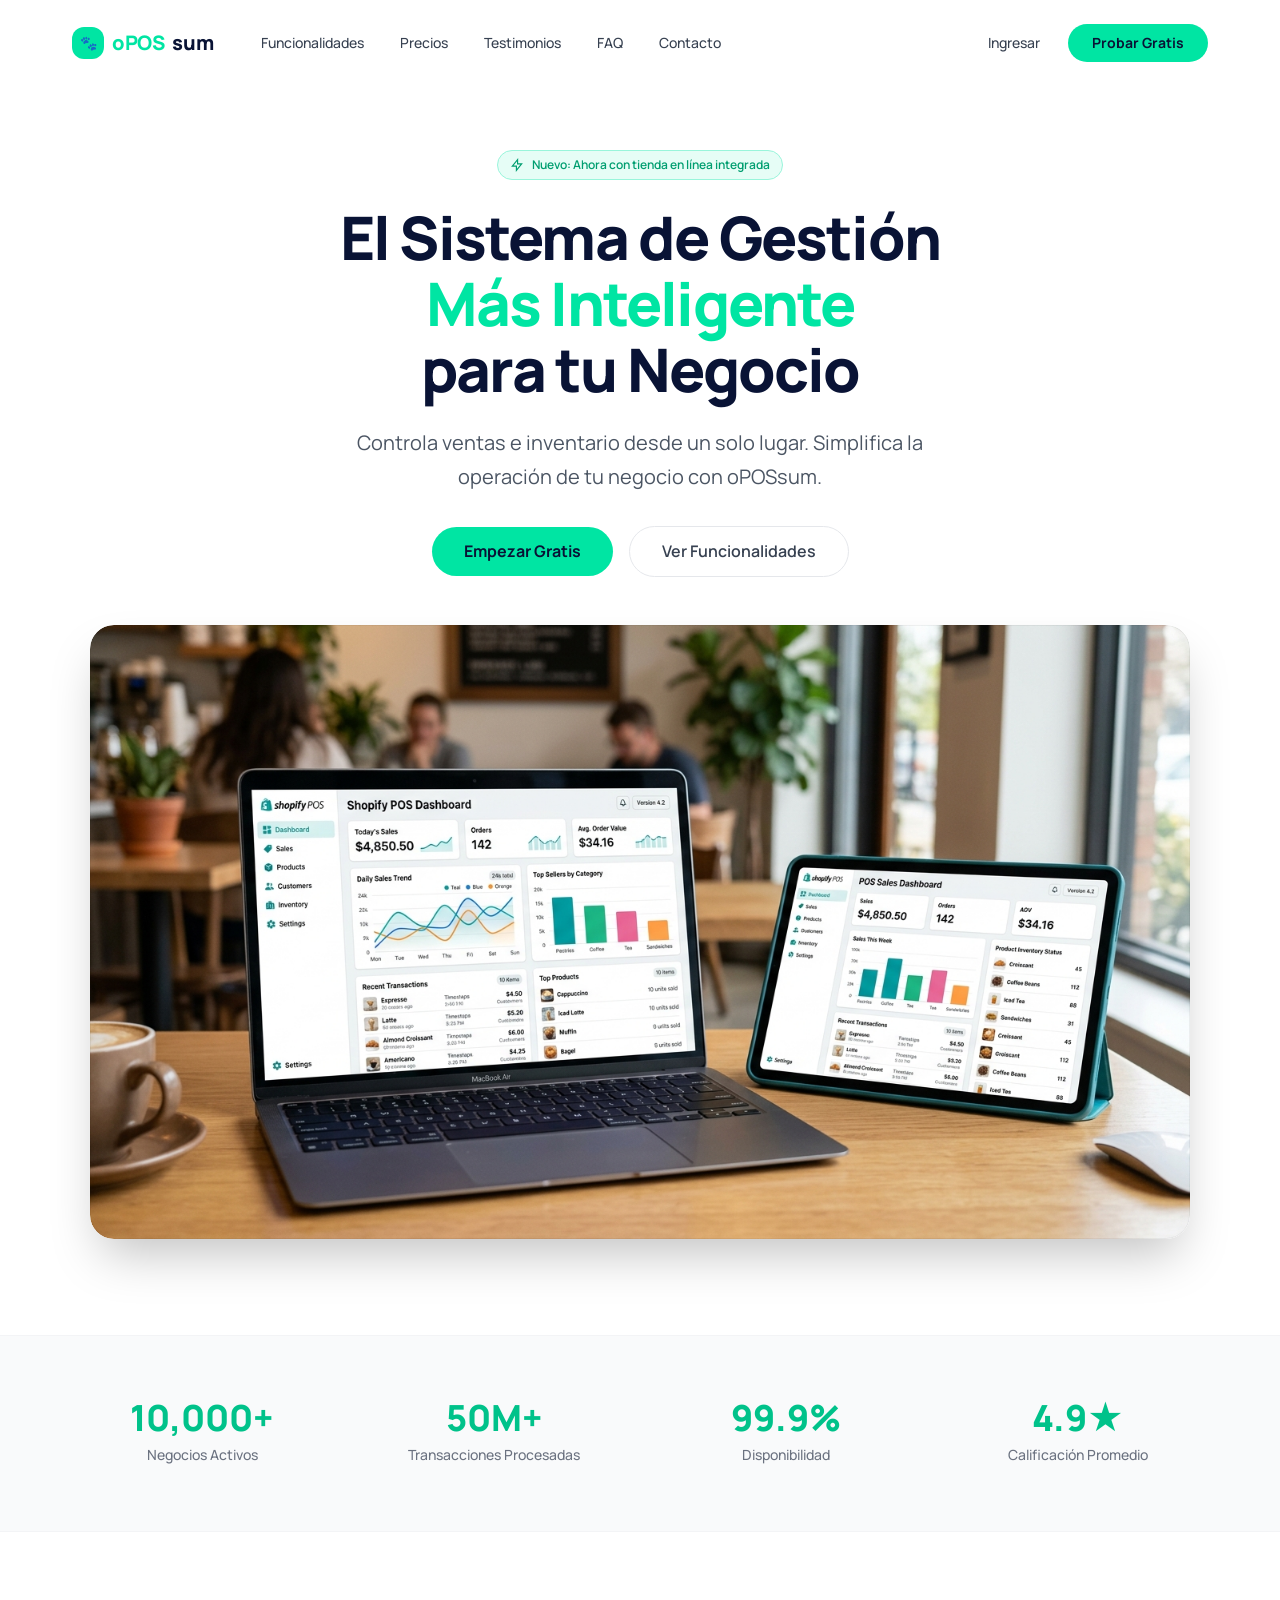
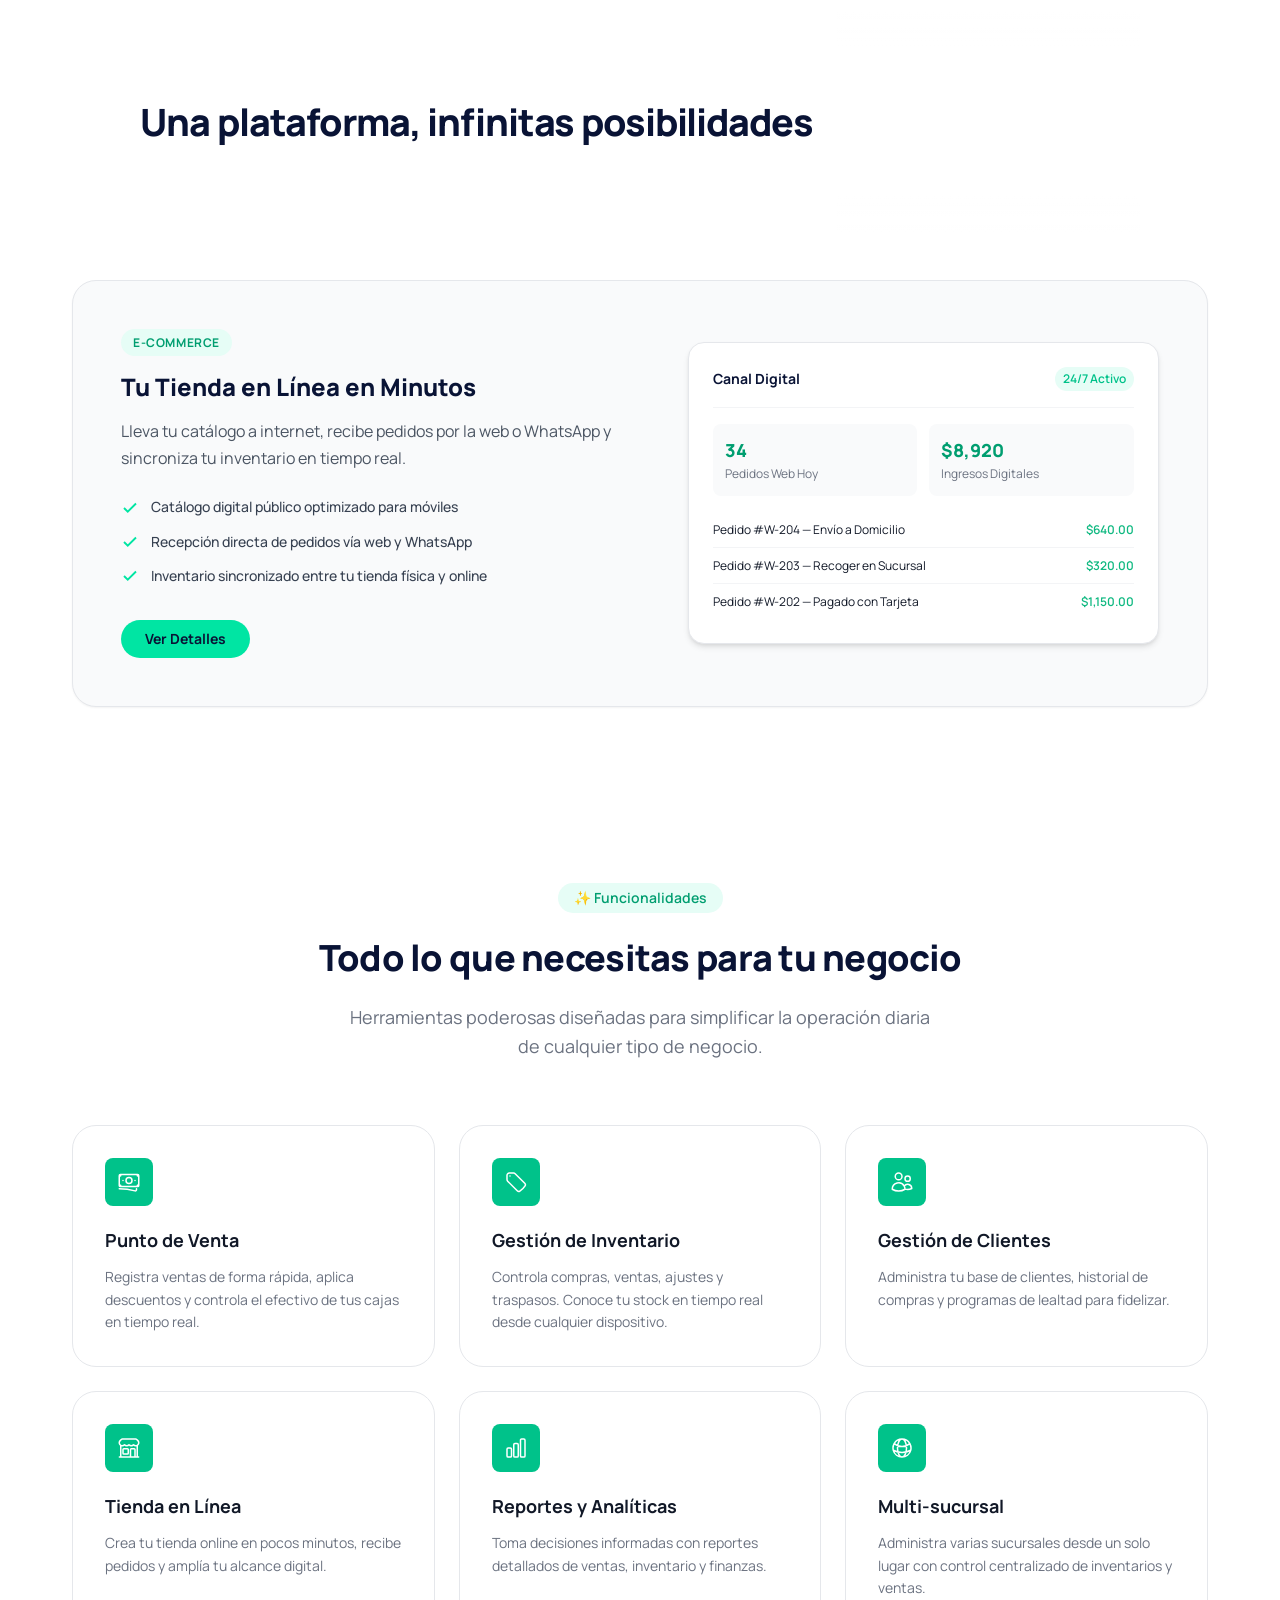
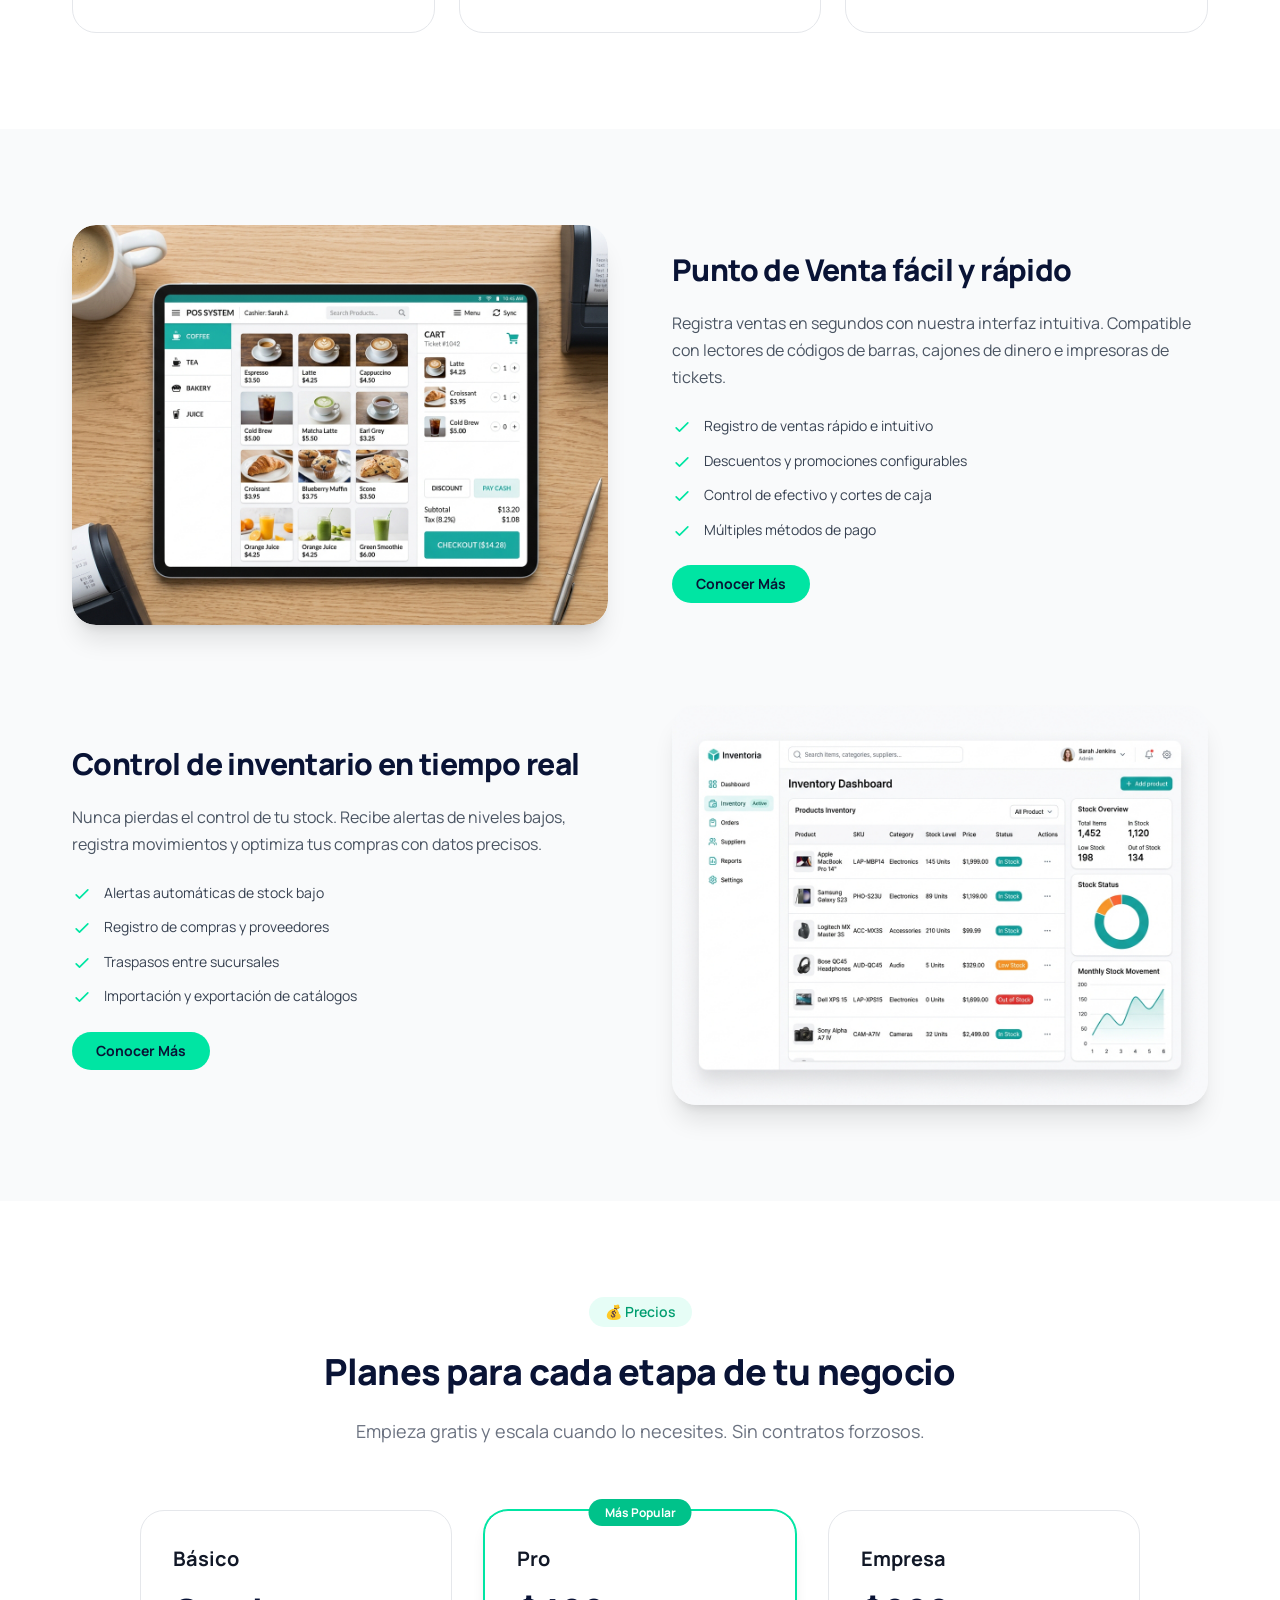
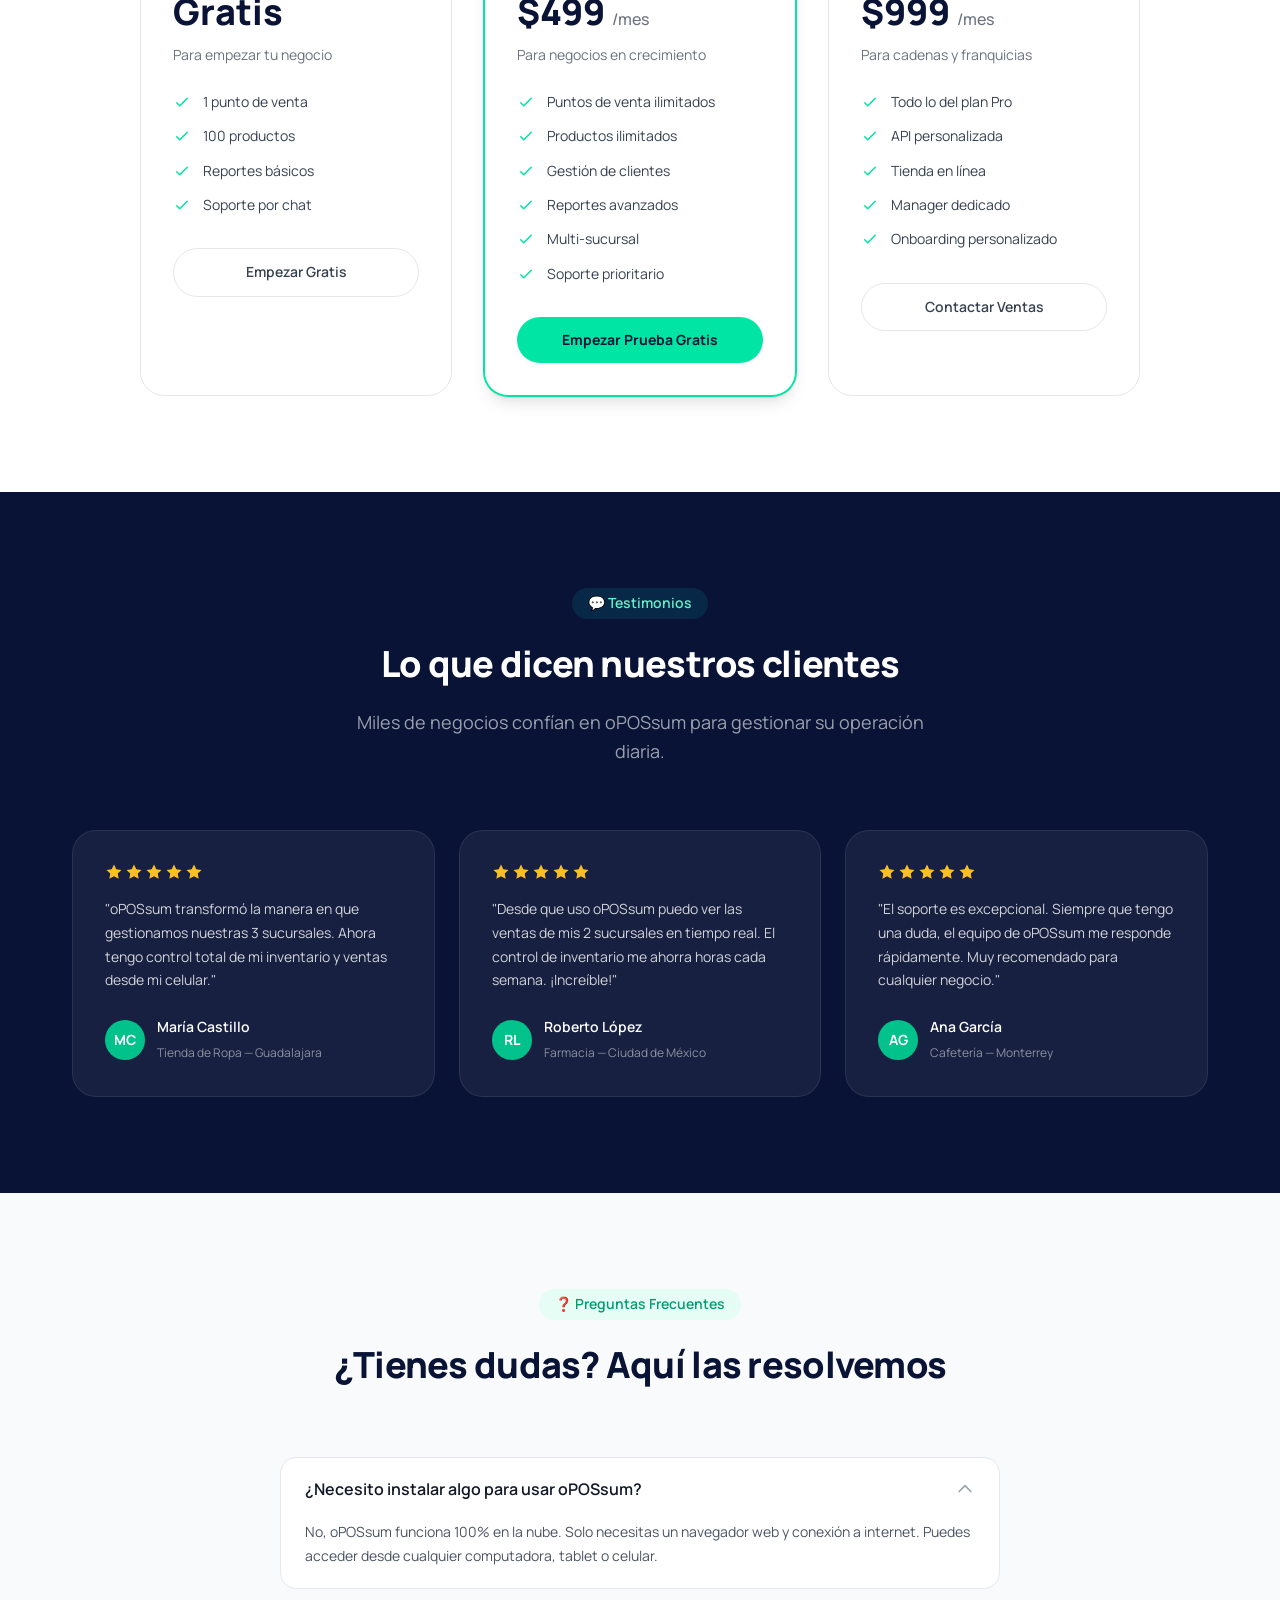
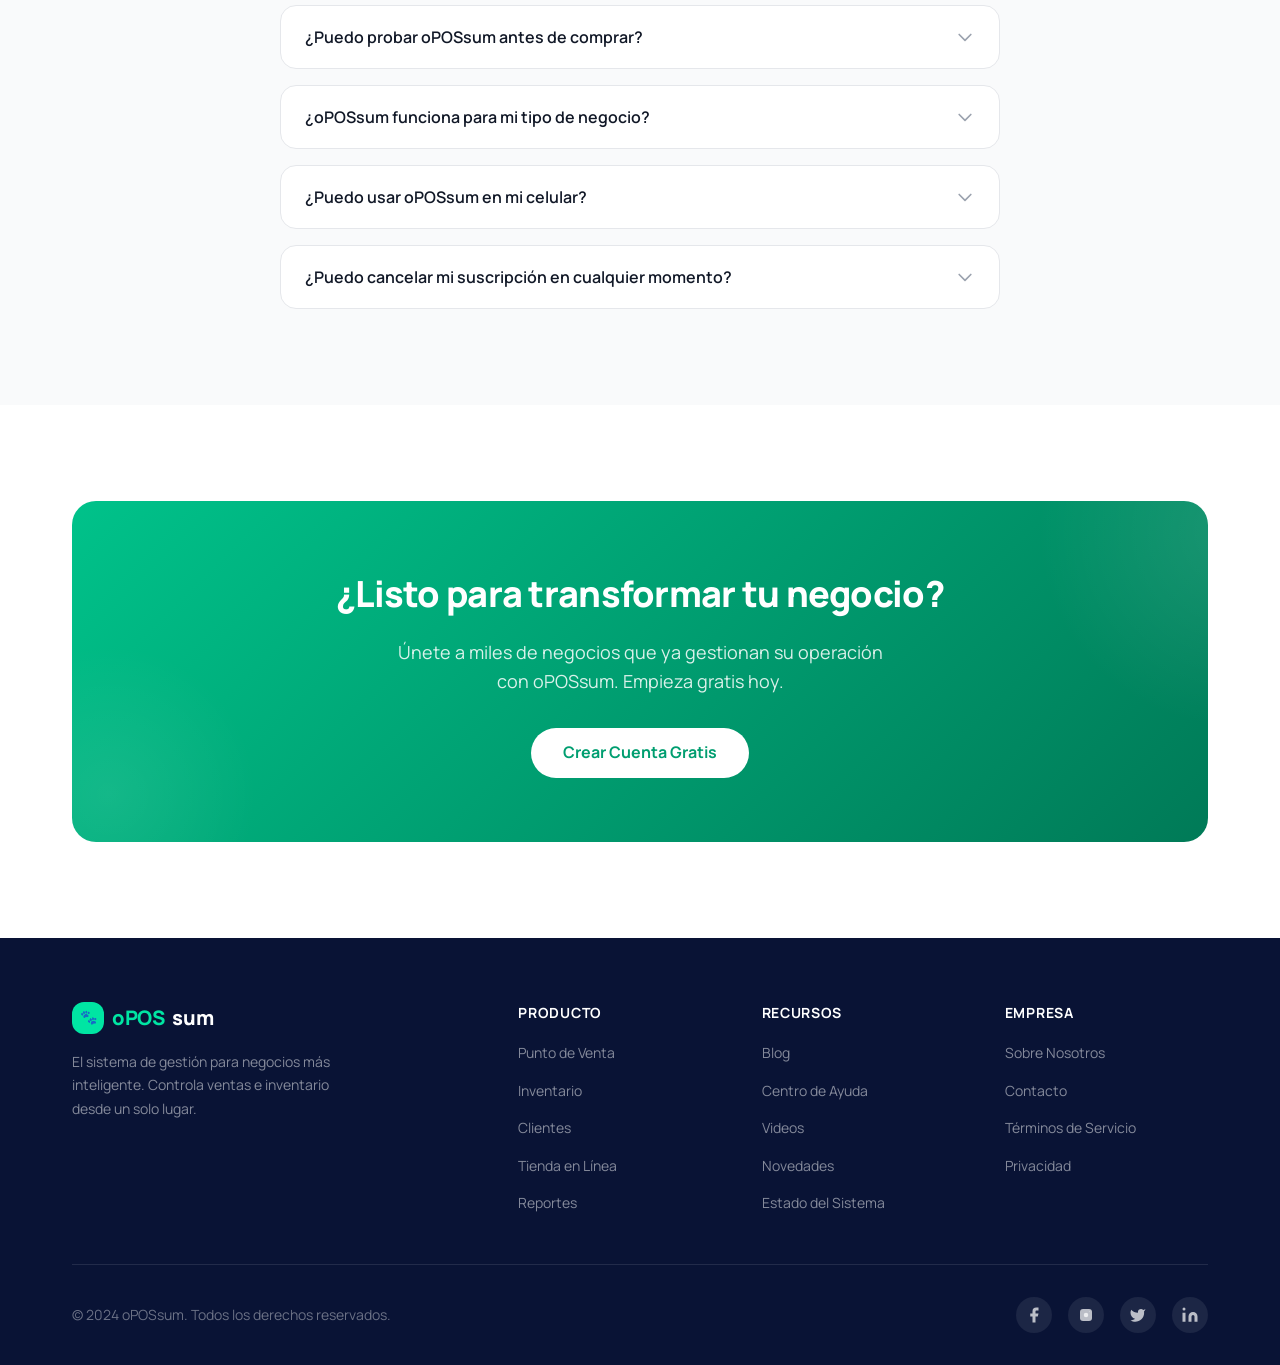
<file: index.html>
<!DOCTYPE html>
<html lang="es" class="h-full scroll-auto">
<head>
  <meta charset="UTF-8">
  <meta name="viewport" content="width=device-width, initial-scale=1.0">
  <title>oPOSsum - El Sistema de Punto de Venta Más Inteligente</title>
  <meta name="description" content="oPOSsum es el sistema de punto de venta más inteligente. Gestiona tu inventario y controla tu negocio desde cualquier lugar.">
  <meta property="og:title" content="oPOSsum - El Sistema de Punto de Venta Más Inteligente">
  <meta property="og:description" content="oPOSsum es el sistema de punto de venta más inteligente. Gestiona tu inventario y controla tu negocio desde cualquier lugar.">
  <meta property="og:type" content="website">
  <meta name="twitter:card" content="summary_large_image">
  <meta name="twitter:title" content="oPOSsum - El Sistema de Punto de Venta Más Inteligente">
  <meta name="twitter:description" content="oPOSsum es el sistema de punto de venta más inteligente. Gestiona tu inventario y controla tu negocio desde cualquier lugar.">
  <meta name="theme-color" content="#00A4AE">

  <!-- Fonts -->
  <link rel="preconnect" href="https://fonts.googleapis.com">
  <link rel="preconnect" href="https://fonts.gstatic.com" crossorigin>
  <link href="https://fonts.googleapis.com/css2?family=Manrope:wght@200;300;400;500;600;700;800;900&display=swap" rel="stylesheet">
  <link href="https://fonts.googleapis.com/css2?family=Inter:wght@200;300;400;500;600;700;800;900&display=swap" rel="stylesheet">

  <!-- Styles -->
  <link rel="stylesheet" href="styles.css">
</head>
<body>

  <!-- ============ HEADER ============ -->
  <header class="header" id="header">
    <div class="container">
      <nav class="navbar">
        <div style="display:flex; align-items:center; gap:2rem;">
          <a href="/" class="logo" aria-label="Inicio">
            <div class="logo-icon">🐾</div>
            <span>oPOS</span>sum
          </a>
          <ul class="nav-links">
            <li><a href="#funcionalidades" class="nav-link">Funcionalidades</a></li>
            <li><a href="#precios" class="nav-link">Precios</a></li>
            <li><a href="#testimonios" class="nav-link">Testimonios</a></li>
            <li><a href="#faq" class="nav-link">FAQ</a></li>
            <li><a href="#contacto" class="nav-link">Contacto</a></li>
          </ul>
        </div>
        <div class="nav-actions">
          <a href="app/auth.html" class="btn-login">Ingresar</a>
          <a href="app/auth.html" class="btn-primary" id="cta-header">Probar Gratis</a>
          <button class="mobile-toggle" id="mobile-toggle" aria-label="Menú">
            <svg fill="none" stroke-width="2" stroke-linecap="round" viewBox="0 0 24 24">
              <path d="M3 6h18M3 12h18M3 18h18" class="hamburger-lines"/>
            </svg>
          </button>
        </div>
      </nav>
    </div>

    <!-- Mobile Menu -->
    <div class="mobile-menu" id="mobile-menu">
      <a href="#funcionalidades" class="nav-link">Funcionalidades</a>
      <a href="#precios" class="nav-link">Precios</a>
      <a href="#testimonios" class="nav-link">Testimonios</a>
      <a href="#faq" class="nav-link">FAQ</a>
      <a href="#contacto" class="nav-link">Contacto</a>
      <a href="app/auth.html" class="btn-primary btn-large">Probar Gratis</a>
    </div>
  </header>

  <main>
    <!-- ============ HERO ============ -->
    <section class="hero" id="hero">
      <div class="container">
        <div class="hero-badge">
          <svg viewBox="0 0 24 24" fill="none" stroke="currentColor" stroke-width="2">
            <path d="M13 10V3L4 14h7v7l9-11h-7z"/>
          </svg>
          Nuevo: Ahora con tienda en línea integrada
        </div>

        <h1>
          El Sistema de Gestión<br>
          <span class="highlight">Más Inteligente</span><br>
          para tu Negocio
        </h1>

        <p>
          Controla ventas e inventario desde un solo lugar. 
          Simplifica la operación de tu negocio con oPOSsum.
        </p>

        <div class="hero-buttons">
          <a href="app/auth.html" class="btn-primary btn-large pulse-glow" id="cta-hero">Empezar Gratis</a>
          <a href="#funcionalidades" class="btn-secondary btn-large" id="cta-demo">Ver Funcionalidades</a>
        </div>

        <div class="hero-image">
          <img src="images/hero-dashboard.jpg" 
               alt="Dashboard del sistema oPOSsum mostrando ventas, inventario y reportes"
               width="1100" height="619"
               loading="eager">
        </div>
      </div>
    </section>

    <!-- ============ SOCIAL PROOF ============ -->
    <section class="social-proof" id="social-proof">
      <div class="container">
        <div class="stats-grid">
          <div class="stat-item animate-on-scroll">
            <div class="stat-number">10,000+</div>
            <div class="stat-label">Negocios Activos</div>
          </div>
          <div class="stat-item animate-on-scroll">
            <div class="stat-number">50M+</div>
            <div class="stat-label">Transacciones Procesadas</div>
          </div>
          <div class="stat-item animate-on-scroll">
            <div class="stat-number">99.9%</div>
            <div class="stat-label">Disponibilidad</div>
          </div>
          <div class="stat-item animate-on-scroll">
            <div class="stat-number">4.9★</div>
            <div class="stat-label">Calificación Promedio</div>
          </div>
        </div>
      </div>
    </section>

    <!-- ============ TAMBOR / POSIBILIDADES SECTION ============ -->
    <section class="possibilities-section" id="posibilidades">
      <div class="container">
        <div class="possibilities-header animate-on-scroll">
          <h2 class="possibilities-title">Una plataforma, infinitas posibilidades</h2>

          <!-- Drum Wheel / Tambor -->
          <div class="drum-wrapper" id="drum-wrapper">
            <div class="drum-viewport">
              <div class="drum-mask-top"></div>
              <div class="drum-wheel" id="drum-wheel">
                <div class="drum-item far-top">Finanzas</div>
                <div class="drum-item near-top">Proveedores</div>
                <div class="drum-item active">Ventas</div>
                <div class="drum-item near-bottom">Inventario</div>
                <div class="drum-item far-bottom">Tienda en Línea</div>
              </div>
              <div class="drum-mask-bottom"></div>
            </div>
          </div>
        </div>

        <!-- Dynamic card updated based on active drum item -->
        <div class="possibilities-card animate-on-scroll" id="possibilities-card">
          <div class="possibilities-card-info">
            <span class="possibilities-badge" id="drum-badge">Módulo</span>
            <h3 id="drum-card-title">Punto de Venta y Cobros</h3>
            <p id="drum-card-desc">Registra ventas al instante, cobra con cualquier método de pago y agiliza la atención a tus clientes.</p>
            <ul class="possibilities-feature-list" id="drum-card-list">
              <li>
                <svg viewBox="0 0 24 24" fill="none" stroke="currentColor" stroke-width="2.5"><path d="M20 6L9 17l-5-5"/></svg>
                Cobros rápidos en segundos
              </li>
              <li>
                <svg viewBox="0 0 24 24" fill="none" stroke="currentColor" stroke-width="2.5"><path d="M20 6L9 17l-5-5"/></svg>
                Control de efectivo y arqueo de caja
              </li>
              <li>
                <svg viewBox="0 0 24 24" fill="none" stroke="currentColor" stroke-width="2.5"><path d="M20 6L9 17l-5-5"/></svg>
                Múltiples métodos de pago (efectivo, tarjeta, transferencias)
              </li>
            </ul>
            <a href="#funcionalidades" class="btn-primary">Ver Detalles</a>
          </div>

          <div class="possibilities-mockup" id="drum-card-mockup">
            <div class="mockup-header">
              <span class="mockup-title" id="mockup-header-title">Panel de Operaciones</span>
              <span class="mockup-pill" id="mockup-header-status">En Vivo</span>
            </div>
            <div class="mockup-stats-row" id="mockup-stats">
              <div class="mockup-stat-box">
                <div class="num" id="mockup-stat-1-val">$14,850</div>
                <div class="lbl" id="mockup-stat-1-lbl">Ventas del Día</div>
              </div>
              <div class="mockup-stat-box">
                <div class="num" id="mockup-stat-2-val">89</div>
                <div class="lbl" id="mockup-stat-2-lbl">Tickets Cobrados</div>
              </div>
            </div>
            <div class="mockup-list" id="mockup-items">
              <div class="mockup-list-item">
                <span>Ticket #1042 — Mostrador</span>
                <span class="mockup-tag-green">+$450.00</span>
              </div>
              <div class="mockup-list-item">
                <span>Ticket #1041 — Tarjeta Débito</span>
                <span class="mockup-tag-green">+$1,280.00</span>
              </div>
              <div class="mockup-list-item">
                <span>Ticket #1040 — Transferencia</span>
                <span class="mockup-tag-green">+$790.00</span>
              </div>
            </div>
          </div>
        </div>
      </div>
    </section>

    <!-- ============ FEATURES GRID ============ -->
    <section class="features" id="funcionalidades">
      <div class="container">
        <div class="section-header animate-on-scroll">
          <div class="section-tag">✨ Funcionalidades</div>
          <h2 class="section-title">Todo lo que necesitas para tu negocio</h2>
          <p class="section-subtitle">
            Herramientas poderosas diseñadas para simplificar la operación diaria de cualquier tipo de negocio.
          </p>
        </div>

        <div class="features-grid stagger-children">
          <!-- Feature 1: Punto de Venta -->
          <div class="feature-card animate-on-scroll" id="feature-pos">
            <div class="feature-icon">
              <svg viewBox="0 0 24 24" stroke-linecap="round" stroke-linejoin="round">
                <path d="M2.25 18.75a60.07 60.07 0 0115.797 2.101c.727.198 1.453-.342 1.453-1.096V18.75M3.75 4.5v.75A.75.75 0 013 6h-.75m0 0v-.375c0-.621.504-1.125 1.125-1.125H20.25M2.25 6v9m18-10.5v.75c0 .414.336.75.75.75h.75m-1.5-1.5h.375c.621 0 1.125.504 1.125 1.125v9.75c0 .621-.504 1.125-1.125 1.125h-.375m1.5-1.5H21a.75.75 0 00-.75.75v.75m0 0H3.75m0 0h-.375a1.125 1.125 0 01-1.125-1.125V15m1.5 1.5v-.75A.75.75 0 003 15h-.75M15 10.5a3 3 0 11-6 0 3 3 0 016 0zm3 0h.008v.008H18V10.5zm-12 0h.008v.008H6V10.5z"/>
              </svg>
            </div>
            <h3>Punto de Venta</h3>
            <p>Registra ventas de forma rápida, aplica descuentos y controla el efectivo de tus cajas en tiempo real.</p>
          </div>

          <!-- Feature 2: Inventario -->
          <div class="feature-card animate-on-scroll" id="feature-inventory">
            <div class="feature-icon">
              <svg viewBox="0 0 24 24" stroke-linecap="round" stroke-linejoin="round">
                <path d="M9.568 3H5.25A2.25 2.25 0 003 5.25v4.318c0 .597.237 1.17.659 1.591l9.581 9.581c.699.699 1.78.872 2.607.33a18.095 18.095 0 005.223-5.223c.542-.827.369-1.908-.33-2.607L11.16 3.66A2.25 2.25 0 009.568 3z"/>
                <path d="M6 6h.008v.008H6V6z"/>
              </svg>
            </div>
            <h3>Gestión de Inventario</h3>
            <p>Controla compras, ventas, ajustes y traspasos. Conoce tu stock en tiempo real desde cualquier dispositivo.</p>
          </div>

          <!-- Feature 3: Clientes -->
          <div class="feature-card animate-on-scroll" id="feature-clients">
            <div class="feature-icon">
              <svg viewBox="0 0 24 24" stroke-linecap="round" stroke-linejoin="round">
                <path d="M15 19.128a9.38 9.38 0 002.625.372 9.337 9.337 0 004.121-.952 4.125 4.125 0 00-7.533-2.493M15 19.128v-.003c0-1.113-.285-2.16-.786-3.07M15 19.128v.106A12.318 12.318 0 018.624 21c-2.331 0-4.512-.645-6.374-1.766l-.001-.109a6.375 6.375 0 0111.964-3.07M12 6.375a3.375 3.375 0 11-6.75 0 3.375 3.375 0 016.75 0zm8.25 2.25a2.625 2.625 0 11-5.25 0 2.625 2.625 0 015.25 0z"/>
              </svg>
            </div>
            <h3>Gestión de Clientes</h3>
            <p>Administra tu base de clientes, historial de compras y programas de lealtad para fidelizar.</p>
          </div>

          <!-- Feature 4: Tienda en Línea -->
          <div class="feature-card animate-on-scroll" id="feature-store">
            <div class="feature-icon">
              <svg viewBox="0 0 24 24" stroke-linecap="round" stroke-linejoin="round">
                <path d="M13.5 21v-7.5a.75.75 0 01.75-.75h3a.75.75 0 01.75.75V21m-4.5 0H2.36m11.14 0H18m0 0h3.64m-1.39 0V9.349m-16.5 11.65V9.35m0 0a3.001 3.001 0 003.75-.615A2.993 2.993 0 009.75 9.75c.896 0 1.7-.393 2.25-1.016a2.993 2.993 0 002.25 1.016c.896 0 1.7-.393 2.25-1.016a3.001 3.001 0 003.75.614m-16.5 0a3.004 3.004 0 01-.621-4.72L4.318 3.44A1.5 1.5 0 015.378 3h13.243a1.5 1.5 0 011.06.44l1.19 1.189a3 3 0 01-.621 4.72m-13.5 8.65h3.75a.75.75 0 00.75-.75V13.5a.75.75 0 00-.75-.75H6.75a.75.75 0 00-.75.75v3.75c0 .415.336.75.75.75z"/>
              </svg>
            </div>
            <h3>Tienda en Línea</h3>
            <p>Crea tu tienda online en pocos minutos, recibe pedidos y amplía tu alcance digital.</p>
          </div>

          <!-- Feature 5: Reportes -->
          <div class="feature-card animate-on-scroll" id="feature-reports">
            <div class="feature-icon">
              <svg viewBox="0 0 24 24" stroke-linecap="round" stroke-linejoin="round">
                <path d="M3 13.125C3 12.504 3.504 12 4.125 12h2.25c.621 0 1.125.504 1.125 1.125v6.75C7.5 20.496 6.996 21 6.375 21h-2.25A1.125 1.125 0 013 19.875v-6.75zM9.75 8.625c0-.621.504-1.125 1.125-1.125h2.25c.621 0 1.125.504 1.125 1.125v11.25c0 .621-.504 1.125-1.125 1.125h-2.25a1.125 1.125 0 01-1.125-1.125V8.625zM16.5 4.125c0-.621.504-1.125 1.125-1.125h2.25C20.496 3 21 3.504 21 4.125v15.75c0 .621-.504 1.125-1.125 1.125h-2.25a1.125 1.125 0 01-1.125-1.125V4.125z"/>
              </svg>
            </div>
            <h3>Reportes y Analíticas</h3>
            <p>Toma decisiones informadas con reportes detallados de ventas, inventario y finanzas.</p>
          </div>

          <!-- Feature 6: Multi-sucursal -->
          <div class="feature-card animate-on-scroll" id="feature-multi">
            <div class="feature-icon">
              <svg viewBox="0 0 24 24" stroke-linecap="round" stroke-linejoin="round">
                <path d="M12 21a9.004 9.004 0 008.716-6.747M12 21a9.004 9.004 0 01-8.716-6.747M12 21c2.485 0 4.5-4.03 4.5-9S14.485 3 12 3m0 18c-2.485 0-4.5-4.03-4.5-9S9.515 3 12 3m0 0a8.997 8.997 0 017.843 4.582M12 3a8.997 8.997 0 00-7.843 4.582m15.686 0A11.953 11.953 0 0112 10.5c-2.998 0-5.74-1.1-7.843-2.918m15.686 0A8.959 8.959 0 0121 12c0 .778-.099 1.533-.284 2.253m0 0A17.919 17.919 0 0112 16.5c-3.162 0-6.133-.815-8.716-2.247m0 0A9.015 9.015 0 013 12c0-1.605.42-3.113 1.157-4.418"/>
              </svg>
            </div>
            <h3>Multi-sucursal</h3>
            <p>Administra varias sucursales desde un solo lugar con control centralizado de inventarios y ventas.</p>
          </div>
        </div>
      </div>
    </section>

    <!-- ============ SHOWCASE SECTIONS ============ -->
    <section class="showcase" id="showcase">
      <div class="container">
        <!-- Showcase 1: Punto de Venta -->
        <div class="showcase-item animate-on-scroll">
          <div class="showcase-image">
            <img src="images/feature-pos.jpg" 
                 alt="Interfaz del punto de venta oPOSsum" 
                 width="600" height="450"
                 loading="lazy">
          </div>
          <div class="showcase-content">
            <h3>Punto de Venta fácil y rápido</h3>
            <p>
              Registra ventas en segundos con nuestra interfaz intuitiva. 
              Compatible con lectores de códigos de barras, cajones de dinero e impresoras de tickets.
            </p>
            <ul class="showcase-list">
              <li>
                <svg viewBox="0 0 24 24" stroke-width="2" stroke-linecap="round" stroke-linejoin="round"><path d="M5 13l4 4L19 7"/></svg>
                Registro de ventas rápido e intuitivo
              </li>
              <li>
                <svg viewBox="0 0 24 24" stroke-width="2" stroke-linecap="round" stroke-linejoin="round"><path d="M5 13l4 4L19 7"/></svg>
                Descuentos y promociones configurables
              </li>
              <li>
                <svg viewBox="0 0 24 24" stroke-width="2" stroke-linecap="round" stroke-linejoin="round"><path d="M5 13l4 4L19 7"/></svg>
                Control de efectivo y cortes de caja
              </li>
              <li>
                <svg viewBox="0 0 24 24" stroke-width="2" stroke-linecap="round" stroke-linejoin="round"><path d="M5 13l4 4L19 7"/></svg>
                Múltiples métodos de pago
              </li>
            </ul>
            <a href="#" class="btn-primary">Conocer Más</a>
          </div>
        </div>

        <!-- Showcase 2: Inventario -->
        <div class="showcase-item reverse animate-on-scroll">
          <div class="showcase-image">
            <img src="images/feature-inventory.jpg" 
                 alt="Sistema de gestión de inventario oPOSsum" 
                 width="600" height="450"
                 loading="lazy">
          </div>
          <div class="showcase-content">
            <h3>Control de inventario en tiempo real</h3>
            <p>
              Nunca pierdas el control de tu stock. Recibe alertas de niveles bajos, 
              registra movimientos y optimiza tus compras con datos precisos.
            </p>
            <ul class="showcase-list">
              <li>
                <svg viewBox="0 0 24 24" stroke-width="2" stroke-linecap="round" stroke-linejoin="round"><path d="M5 13l4 4L19 7"/></svg>
                Alertas automáticas de stock bajo
              </li>
              <li>
                <svg viewBox="0 0 24 24" stroke-width="2" stroke-linecap="round" stroke-linejoin="round"><path d="M5 13l4 4L19 7"/></svg>
                Registro de compras y proveedores
              </li>
              <li>
                <svg viewBox="0 0 24 24" stroke-width="2" stroke-linecap="round" stroke-linejoin="round"><path d="M5 13l4 4L19 7"/></svg>
                Traspasos entre sucursales
              </li>
              <li>
                <svg viewBox="0 0 24 24" stroke-width="2" stroke-linecap="round" stroke-linejoin="round"><path d="M5 13l4 4L19 7"/></svg>
                Importación y exportación de catálogos
              </li>
            </ul>
            <a href="#" class="btn-primary">Conocer Más</a>
          </div>
        </div>


      </div>
    </section>

    <!-- ============ PRICING ============ -->
    <section class="pricing" id="precios">
      <div class="container">
        <div class="section-header animate-on-scroll">
          <div class="section-tag">💰 Precios</div>
          <h2 class="section-title">Planes para cada etapa de tu negocio</h2>
          <p class="section-subtitle">
            Empieza gratis y escala cuando lo necesites. Sin contratos forzosos.
          </p>
        </div>

        <div class="pricing-cards">
          <!-- Plan Básico -->
          <div class="pricing-card animate-on-scroll" id="plan-basico">
            <h3>Básico</h3>
            <div class="price">Gratis</div>
            <p class="price-desc">Para empezar tu negocio</p>
            <ul class="pricing-features">
              <li>
                <svg viewBox="0 0 24 24" stroke-width="2" stroke-linecap="round" stroke-linejoin="round"><path d="M5 13l4 4L19 7"/></svg>
                1 punto de venta
              </li>
              <li>
                <svg viewBox="0 0 24 24" stroke-width="2" stroke-linecap="round" stroke-linejoin="round"><path d="M5 13l4 4L19 7"/></svg>
                100 productos
              </li>
              <li>
                <svg viewBox="0 0 24 24" stroke-width="2" stroke-linecap="round" stroke-linejoin="round"><path d="M5 13l4 4L19 7"/></svg>
                Reportes básicos
              </li>
              <li>
                <svg viewBox="0 0 24 24" stroke-width="2" stroke-linecap="round" stroke-linejoin="round"><path d="M5 13l4 4L19 7"/></svg>
                Soporte por chat
              </li>
            </ul>
            <a href="#" class="btn-secondary" style="width:100%;">Empezar Gratis</a>
          </div>

          <!-- Plan Pro -->
          <div class="pricing-card featured animate-on-scroll" id="plan-pro">
            <h3>Pro</h3>
            <div class="price">$499 <span>/mes</span></div>
            <p class="price-desc">Para negocios en crecimiento</p>
            <ul class="pricing-features">
              <li>
                <svg viewBox="0 0 24 24" stroke-width="2" stroke-linecap="round" stroke-linejoin="round"><path d="M5 13l4 4L19 7"/></svg>
                Puntos de venta ilimitados
              </li>
              <li>
                <svg viewBox="0 0 24 24" stroke-width="2" stroke-linecap="round" stroke-linejoin="round"><path d="M5 13l4 4L19 7"/></svg>
                Productos ilimitados
              </li>
              <li>
                <svg viewBox="0 0 24 24" stroke-width="2" stroke-linecap="round" stroke-linejoin="round"><path d="M5 13l4 4L19 7"/></svg>
                Gestión de clientes
              </li>
              <li>
                <svg viewBox="0 0 24 24" stroke-width="2" stroke-linecap="round" stroke-linejoin="round"><path d="M5 13l4 4L19 7"/></svg>
                Reportes avanzados
              </li>
              <li>
                <svg viewBox="0 0 24 24" stroke-width="2" stroke-linecap="round" stroke-linejoin="round"><path d="M5 13l4 4L19 7"/></svg>
                Multi-sucursal
              </li>
              <li>
                <svg viewBox="0 0 24 24" stroke-width="2" stroke-linecap="round" stroke-linejoin="round"><path d="M5 13l4 4L19 7"/></svg>
                Soporte prioritario
              </li>
            </ul>
            <a href="#" class="btn-primary" style="width:100%;">Empezar Prueba Gratis</a>
          </div>

          <!-- Plan Empresa -->
          <div class="pricing-card animate-on-scroll" id="plan-empresa">
            <h3>Empresa</h3>
            <div class="price">$999 <span>/mes</span></div>
            <p class="price-desc">Para cadenas y franquicias</p>
            <ul class="pricing-features">
              <li>
                <svg viewBox="0 0 24 24" stroke-width="2" stroke-linecap="round" stroke-linejoin="round"><path d="M5 13l4 4L19 7"/></svg>
                Todo lo del plan Pro
              </li>
              <li>
                <svg viewBox="0 0 24 24" stroke-width="2" stroke-linecap="round" stroke-linejoin="round"><path d="M5 13l4 4L19 7"/></svg>
                API personalizada
              </li>
              <li>
                <svg viewBox="0 0 24 24" stroke-width="2" stroke-linecap="round" stroke-linejoin="round"><path d="M5 13l4 4L19 7"/></svg>
                Tienda en línea
              </li>
              <li>
                <svg viewBox="0 0 24 24" stroke-width="2" stroke-linecap="round" stroke-linejoin="round"><path d="M5 13l4 4L19 7"/></svg>
                Manager dedicado
              </li>
              <li>
                <svg viewBox="0 0 24 24" stroke-width="2" stroke-linecap="round" stroke-linejoin="round"><path d="M5 13l4 4L19 7"/></svg>
                Onboarding personalizado
              </li>
            </ul>
            <a href="#" class="btn-secondary" style="width:100%;">Contactar Ventas</a>
          </div>
        </div>
      </div>
    </section>

    <!-- ============ TESTIMONIALS ============ -->
    <section class="testimonials" id="testimonios">
      <div class="container">
        <div class="section-header animate-on-scroll">
          <div class="section-tag">💬 Testimonios</div>
          <h2 class="section-title">Lo que dicen nuestros clientes</h2>
          <p class="section-subtitle">
            Miles de negocios confían en oPOSsum para gestionar su operación diaria.
          </p>
        </div>

        <div class="testimonials-grid stagger-children">
          <div class="testimonial-card animate-on-scroll">
            <div class="testimonial-stars">
              <svg viewBox="0 0 24 24"><path d="M12 2l3.09 6.26L22 9.27l-5 4.87 1.18 6.88L12 17.77l-6.18 3.25L7 14.14 2 9.27l6.91-1.01L12 2z"/></svg>
              <svg viewBox="0 0 24 24"><path d="M12 2l3.09 6.26L22 9.27l-5 4.87 1.18 6.88L12 17.77l-6.18 3.25L7 14.14 2 9.27l6.91-1.01L12 2z"/></svg>
              <svg viewBox="0 0 24 24"><path d="M12 2l3.09 6.26L22 9.27l-5 4.87 1.18 6.88L12 17.77l-6.18 3.25L7 14.14 2 9.27l6.91-1.01L12 2z"/></svg>
              <svg viewBox="0 0 24 24"><path d="M12 2l3.09 6.26L22 9.27l-5 4.87 1.18 6.88L12 17.77l-6.18 3.25L7 14.14 2 9.27l6.91-1.01L12 2z"/></svg>
              <svg viewBox="0 0 24 24"><path d="M12 2l3.09 6.26L22 9.27l-5 4.87 1.18 6.88L12 17.77l-6.18 3.25L7 14.14 2 9.27l6.91-1.01L12 2z"/></svg>
            </div>
            <blockquote>
              "oPOSsum transformó la manera en que gestionamos nuestras 3 sucursales. 
              Ahora tengo control total de mi inventario y ventas desde mi celular."
            </blockquote>
            <div class="testimonial-author">
              <div class="testimonial-avatar">MC</div>
              <div class="testimonial-info">
                <strong>María Castillo</strong>
                <span>Tienda de Ropa — Guadalajara</span>
              </div>
            </div>
          </div>

          <div class="testimonial-card animate-on-scroll">
            <div class="testimonial-stars">
              <svg viewBox="0 0 24 24"><path d="M12 2l3.09 6.26L22 9.27l-5 4.87 1.18 6.88L12 17.77l-6.18 3.25L7 14.14 2 9.27l6.91-1.01L12 2z"/></svg>
              <svg viewBox="0 0 24 24"><path d="M12 2l3.09 6.26L22 9.27l-5 4.87 1.18 6.88L12 17.77l-6.18 3.25L7 14.14 2 9.27l6.91-1.01L12 2z"/></svg>
              <svg viewBox="0 0 24 24"><path d="M12 2l3.09 6.26L22 9.27l-5 4.87 1.18 6.88L12 17.77l-6.18 3.25L7 14.14 2 9.27l6.91-1.01L12 2z"/></svg>
              <svg viewBox="0 0 24 24"><path d="M12 2l3.09 6.26L22 9.27l-5 4.87 1.18 6.88L12 17.77l-6.18 3.25L7 14.14 2 9.27l6.91-1.01L12 2z"/></svg>
              <svg viewBox="0 0 24 24"><path d="M12 2l3.09 6.26L22 9.27l-5 4.87 1.18 6.88L12 17.77l-6.18 3.25L7 14.14 2 9.27l6.91-1.01L12 2z"/></svg>
            </div>
            <blockquote>
              "Desde que uso oPOSsum puedo ver las ventas de mis 2 sucursales en tiempo real. 
              El control de inventario me ahorra horas cada semana. ¡Increíble!"
            </blockquote>
            <div class="testimonial-author">
              <div class="testimonial-avatar">RL</div>
              <div class="testimonial-info">
                <strong>Roberto López</strong>
                <span>Farmacia — Ciudad de México</span>
              </div>
            </div>
          </div>

          <div class="testimonial-card animate-on-scroll">
            <div class="testimonial-stars">
              <svg viewBox="0 0 24 24"><path d="M12 2l3.09 6.26L22 9.27l-5 4.87 1.18 6.88L12 17.77l-6.18 3.25L7 14.14 2 9.27l6.91-1.01L12 2z"/></svg>
              <svg viewBox="0 0 24 24"><path d="M12 2l3.09 6.26L22 9.27l-5 4.87 1.18 6.88L12 17.77l-6.18 3.25L7 14.14 2 9.27l6.91-1.01L12 2z"/></svg>
              <svg viewBox="0 0 24 24"><path d="M12 2l3.09 6.26L22 9.27l-5 4.87 1.18 6.88L12 17.77l-6.18 3.25L7 14.14 2 9.27l6.91-1.01L12 2z"/></svg>
              <svg viewBox="0 0 24 24"><path d="M12 2l3.09 6.26L22 9.27l-5 4.87 1.18 6.88L12 17.77l-6.18 3.25L7 14.14 2 9.27l6.91-1.01L12 2z"/></svg>
              <svg viewBox="0 0 24 24"><path d="M12 2l3.09 6.26L22 9.27l-5 4.87 1.18 6.88L12 17.77l-6.18 3.25L7 14.14 2 9.27l6.91-1.01L12 2z"/></svg>
            </div>
            <blockquote>
              "El soporte es excepcional. Siempre que tengo una duda, el equipo de oPOSsum 
              me responde rápidamente. Muy recomendado para cualquier negocio."
            </blockquote>
            <div class="testimonial-author">
              <div class="testimonial-avatar">AG</div>
              <div class="testimonial-info">
                <strong>Ana García</strong>
                <span>Cafetería — Monterrey</span>
              </div>
            </div>
          </div>
        </div>
      </div>
    </section>

    <!-- ============ FAQ ============ -->
    <section class="faq" id="faq">
      <div class="container">
        <div class="section-header animate-on-scroll">
          <div class="section-tag">❓ Preguntas Frecuentes</div>
          <h2 class="section-title">¿Tienes dudas? Aquí las resolvemos</h2>
        </div>

        <div class="faq-list">
          <div class="faq-item active" id="faq-1">
            <button class="faq-question" aria-expanded="true">
              ¿Necesito instalar algo para usar oPOSsum?
              <svg viewBox="0 0 24 24" stroke-width="2" stroke-linecap="round" stroke-linejoin="round"><path d="M19 9l-7 7-7-7"/></svg>
            </button>
            <div class="faq-answer">
              <p>No, oPOSsum funciona 100% en la nube. Solo necesitas un navegador web y conexión a internet. Puedes acceder desde cualquier computadora, tablet o celular.</p>
            </div>
          </div>

          <div class="faq-item" id="faq-2">
            <button class="faq-question" aria-expanded="false">
              ¿Puedo probar oPOSsum antes de comprar?
              <svg viewBox="0 0 24 24" stroke-width="2" stroke-linecap="round" stroke-linejoin="round"><path d="M19 9l-7 7-7-7"/></svg>
            </button>
            <div class="faq-answer">
              <p>¡Por supuesto! Ofrecemos un plan gratuito para siempre con funciones básicas, y puedes probar el plan Pro durante 14 días sin compromiso ni tarjeta de crédito.</p>
            </div>
          </div>

          <div class="faq-item" id="faq-3">
            <button class="faq-question" aria-expanded="false">
              ¿oPOSsum funciona para mi tipo de negocio?
              <svg viewBox="0 0 24 24" stroke-width="2" stroke-linecap="round" stroke-linejoin="round"><path d="M19 9l-7 7-7-7"/></svg>
            </button>
            <div class="faq-answer">
              <p>Sí. oPOSsum está diseñado para todo tipo de negocio: tiendas de ropa, farmacias, abarrotes, ferreterías, cafeterías, restaurantes, papelerías y mucho más.</p>
            </div>
          </div>

          <div class="faq-item" id="faq-4">
            <button class="faq-question" aria-expanded="false">
              ¿Puedo usar oPOSsum en mi celular?
              <svg viewBox="0 0 24 24" stroke-width="2" stroke-linecap="round" stroke-linejoin="round"><path d="M19 9l-7 7-7-7"/></svg>
            </button>
            <div class="faq-answer">
              <p>Sí, oPOSsum funciona en cualquier dispositivo con navegador web: computadora, tablet o celular. La interfaz se adapta automáticamente al tamaño de tu pantalla.</p>
            </div>
          </div>

          <div class="faq-item" id="faq-5">
            <button class="faq-question" aria-expanded="false">
              ¿Puedo cancelar mi suscripción en cualquier momento?
              <svg viewBox="0 0 24 24" stroke-width="2" stroke-linecap="round" stroke-linejoin="round"><path d="M19 9l-7 7-7-7"/></svg>
            </button>
            <div class="faq-answer">
              <p>Sí, puedes cancelar en cualquier momento sin penalizaciones. No hay contratos forzosos. Tu información permanece disponible para que puedas exportarla.</p>
            </div>
          </div>
        </div>
      </div>
    </section>

    <!-- ============ CTA ============ -->
    <section class="cta" id="contacto">
      <div class="container">
        <div class="cta-inner animate-on-scroll">
          <h2>¿Listo para transformar tu negocio?</h2>
          <p>Únete a miles de negocios que ya gestionan su operación con oPOSsum. Empieza gratis hoy.</p>
          <a href="app/auth.html" class="btn-primary btn-large" id="cta-final">Crear Cuenta Gratis</a>
        </div>
      </div>
    </section>
  </main>

  <!-- ============ FOOTER ============ -->
  <footer class="footer" id="footer">
    <div class="container">
      <div class="footer-grid">
        <div class="footer-brand">
          <div class="logo">
            <div class="logo-icon">🐾</div>
            <span>oPOS</span>sum
          </div>
          <p>El sistema de gestión para negocios más inteligente. Controla ventas e inventario desde un solo lugar.</p>
        </div>

        <div class="footer-col">
          <h4>Producto</h4>
          <ul>
            <li><a href="#">Punto de Venta</a></li>
            <li><a href="#">Inventario</a></li>
            <li><a href="#">Clientes</a></li>
            <li><a href="#">Tienda en Línea</a></li>
            <li><a href="#">Reportes</a></li>
          </ul>
        </div>

        <div class="footer-col">
          <h4>Recursos</h4>
          <ul>
            <li><a href="#">Blog</a></li>
            <li><a href="#">Centro de Ayuda</a></li>
            <li><a href="#">Videos</a></li>
            <li><a href="#">Novedades</a></li>
            <li><a href="#">Estado del Sistema</a></li>
          </ul>
        </div>

        <div class="footer-col">
          <h4>Empresa</h4>
          <ul>
            <li><a href="#">Sobre Nosotros</a></li>
            <li><a href="#">Contacto</a></li>
            <li><a href="#">Términos de Servicio</a></li>
            <li><a href="#">Privacidad</a></li>
          </ul>
        </div>
      </div>

      <div class="footer-bottom">
        <p>&copy; 2024 oPOSsum. Todos los derechos reservados.</p>
        <div class="footer-social">
          <!-- Facebook -->
          <a href="#" aria-label="Facebook">
            <svg viewBox="0 0 24 24"><path d="M18 2h-3a5 5 0 00-5 5v3H7v4h3v8h4v-8h3l1-4h-4V7a1 1 0 011-1h3z"/></svg>
          </a>
          <!-- Instagram -->
          <a href="#" aria-label="Instagram">
            <svg viewBox="0 0 24 24"><path d="M16 4H8a4 4 0 00-4 4v8a4 4 0 004 4h8a4 4 0 004-4V8a4 4 0 00-4-4z"/><circle cx="12" cy="12" r="3"/><circle cx="16.5" cy="7.5" r=".5"/></svg>
          </a>
          <!-- Twitter / X -->
          <a href="#" aria-label="Twitter">
            <svg viewBox="0 0 24 24"><path d="M22 4s-.7 2.1-2 3.4c1.6 10-9.4 17.3-18 11.6 2.2.1 4.4-.6 6-2C3 15.5.5 9.6 3 5c2.2 2.6 5.6 4.1 9 4-.9-4.2 4-6.6 7-3.8 1.1 0 3-1.2 3-1.2z"/></svg>
          </a>
          <!-- LinkedIn -->
          <a href="#" aria-label="LinkedIn">
            <svg viewBox="0 0 24 24"><path d="M16 8a6 6 0 016 6v7h-4v-7a2 2 0 00-2-2 2 2 0 00-2 2v7h-4v-7a6 6 0 016-6zM2 9h4v12H2zM4 6a2 2 0 100-4 2 2 0 000 4z"/></svg>
          </a>
        </div>
      </div>
    </div>
  </footer>

  <!-- ============ JAVASCRIPT ============ -->
  <script>
    // ---- Sticky header background on scroll ----
    const header = document.getElementById('header');
    window.addEventListener('scroll', () => {
      header.classList.toggle('scrolled', window.scrollY > 20);
    });

    // ---- Mobile menu toggle ----
    const mobileToggle = document.getElementById('mobile-toggle');
    const mobileMenu = document.getElementById('mobile-menu');
    mobileToggle.addEventListener('click', () => {
      mobileMenu.classList.toggle('active');
      const isOpen = mobileMenu.classList.contains('active');
      mobileToggle.setAttribute('aria-expanded', isOpen);
    });

    // Close mobile menu on link click
    mobileMenu.querySelectorAll('a').forEach(link => {
      link.addEventListener('click', () => {
        mobileMenu.classList.remove('active');
        mobileToggle.setAttribute('aria-expanded', 'false');
      });
    });

    // ---- FAQ Accordion ----
    document.querySelectorAll('.faq-question').forEach(btn => {
      btn.addEventListener('click', () => {
        const item = btn.parentElement;
        const isActive = item.classList.contains('active');
        
        // Close all
        document.querySelectorAll('.faq-item').forEach(i => {
          i.classList.remove('active');
          i.querySelector('.faq-question').setAttribute('aria-expanded', 'false');
        });
        
        // Open clicked if it wasn't active
        if (!isActive) {
          item.classList.add('active');
          btn.setAttribute('aria-expanded', 'true');
        }
      });
    });

    // ---- Scroll Animations (Intersection Observer) ----
    const observerOptions = {
      threshold: 0.1,
      rootMargin: '0px 0px -50px 0px'
    };

    const observer = new IntersectionObserver((entries) => {
      entries.forEach(entry => {
        if (entry.isIntersecting) {
          entry.target.classList.add('animated');
          observer.unobserve(entry.target);
        }
      });
    }, observerOptions);

    document.querySelectorAll('.animate-on-scroll').forEach(el => {
      observer.observe(el);
    });

    // ---- Smooth scroll for anchor links ----
    document.querySelectorAll('a[href^="#"]').forEach(anchor => {
      anchor.addEventListener('click', function(e) {
        const target = document.querySelector(this.getAttribute('href'));
        if (target) {
          e.preventDefault();
          target.scrollIntoView({ behavior: 'smooth', block: 'start' });
        }
      });
    });

    // ---- Stat counter animation ----
    const animateCounter = (el) => {
      const text = el.textContent;
      const match = text.match(/([\d,.]+)/);
      if (!match) return;
      
      const numStr = match[1].replace(/,/g, '');
      const target = parseFloat(numStr);
      const prefix = text.substring(0, text.indexOf(match[1]));
      const suffix = text.substring(text.indexOf(match[1]) + match[1].length);
      const hasComma = match[1].includes(',');
      const duration = 1500;
      const start = performance.now();
      
      const animate = (now) => {
        const elapsed = now - start;
        const progress = Math.min(elapsed / duration, 1);
        const eased = 1 - Math.pow(1 - progress, 3);
        const current = Math.floor(target * eased);
        
        let display = current.toString();
        if (hasComma) {
          display = current.toLocaleString();
        }
        
        el.textContent = prefix + display + suffix;
        
        if (progress < 1) {
          requestAnimationFrame(animate);
        } else {
          el.textContent = text;
        }
      };
      
      requestAnimationFrame(animate);
    };

    const statsObserver = new IntersectionObserver((entries) => {
      entries.forEach(entry => {
        if (entry.isIntersecting) {
          animateCounter(entry.target);
          statsObserver.unobserve(entry.target);
        }
      });
    }, { threshold: 0.5 });

    document.querySelectorAll('.stat-number').forEach(el => {
      statsObserver.observe(el);
    });

    // ==========================================
    // ---- DRUM (TAMBOR) INFINITE LOOP CONTROLLER ----
    // ==========================================
    const drumData = [
      {
        name: "Ventas",
        badge: "Ventas & Caja",
        title: "Punto de Venta y Cobros Ágiles",
        desc: "Registra ventas en segundos, aplica descuentos, gestiona propinas y cobra con cualquier método de pago.",
        bullets: [
          "Cobros rápidos en segundos con interfaz táctil",
          "Control de efectivo, arqueos y cortes de caja X y Z",
          "Acepta efectivo, tarjetas bancarias, transferencias y vales"
        ],
        mockupHeader: "Panel de Ventas en Vivo",
        mockupStatus: "Caja Abierta",
        stats: [
          { val: "$18,450", lbl: "Ventas del Día" },
          { val: "112", lbl: "Tickets Cobrados" }
        ],
        items: [
          { text: "Ticket #1042 — Mostrador", tag: "+$450.00", tagClass: "mockup-tag-green" },
          { text: "Ticket #1041 — Tarjeta Débito", tag: "+$1,280.00", tagClass: "mockup-tag-green" },
          { text: "Ticket #1040 — Transferencia", tag: "+$790.00", tagClass: "mockup-tag-green" }
        ]
      },
      {
        name: "Inventario",
        badge: "Inventario",
        title: "Gestión Inteligente de Stock",
        desc: "Control total de entradas, salidas, mermas y traspasos. Recibe alertas automáticas antes de quedarte sin producto.",
        bullets: [
          "Alertas de stock mínimo y reposición automática",
          "Trazabilidad por lote, caducidad y número de serie",
          "Traspasos ágiles entre diferentes sucursales y bodegas"
        ],
        mockupHeader: "Control de Almacén",
        mockupStatus: "Stock Óptimo",
        stats: [
          { val: "1,452", lbl: "Productos Activos" },
          { val: "14", lbl: "Por Reabastecer" }
        ],
        items: [
          { text: "Café de Grano Chiapas 1kg", tag: "85 disp.", tagClass: "mockup-tag-blue" },
          { text: "Leche Entera Premium 1L", tag: "12 disp.", tagClass: "mockup-tag-blue" },
          { text: "Vaso Térmico Ecológico 12oz", tag: "340 disp.", tagClass: "mockup-tag-blue" }
        ]
      },
      {
        name: "Tienda en Línea",
        badge: "E-Commerce",
        title: "Tu Tienda en Línea en Minutos",
        desc: "Lleva tu catálogo a internet, recibe pedidos por la web o WhatsApp y sincroniza tu inventario en tiempo real.",
        bullets: [
          "Catálogo digital público optimizado para móviles",
          "Recepción directa de pedidos vía web y WhatsApp",
          "Inventario sincronizado entre tu tienda física y online"
        ],
        mockupHeader: "Canal Digital",
        mockupStatus: "24/7 Activo",
        stats: [
          { val: "34", lbl: "Pedidos Web Hoy" },
          { val: "$8,920", lbl: "Ingresos Digitales" }
        ],
        items: [
          { text: "Pedido #W-204 — Envío a Domicilio", tag: "$640.00", tagClass: "mockup-tag-green" },
          { text: "Pedido #W-203 — Recoger en Sucursal", tag: "$320.00", tagClass: "mockup-tag-green" },
          { text: "Pedido #W-202 — Pagado con Tarjeta", tag: "$1,150.00", tagClass: "mockup-tag-green" }
        ]
      },
      {
        name: "Proveedores",
        badge: "Proveedores",
        title: "Compras y Cuentas por Pagar",
        desc: "Lleva un registro claro de tus proveedores, órdenes de compra, costos de adquisición y fechas de pago.",
        bullets: [
          "Generación rápida de órdenes de compra",
          "Historial detallado de costos y precios por proveedor",
          "Calendario de pagos pendientes para evitar recargos"
        ],
        mockupHeader: "Gestión de Abastecimiento",
        mockupStatus: "Al Día",
        stats: [
          { val: "28", lbl: "Proveedores Activos" },
          { val: "3", lbl: "Órdenes en Tránsito" }
        ],
        items: [
          { text: "Distribuidora La Central — Recibido", tag: "Completado", tagClass: "mockup-tag-green" },
          { text: "Empaques del Norte — En camino", tag: "Tránsito", tagClass: "mockup-tag-blue" },
          { text: "Insumos Express — Por autorizar", tag: "Pendiente", tagClass: "mockup-tag-blue" }
        ]
      },
      {
        name: "Finanzas",
        badge: "Finanzas & Flujo",
        title: "Control de Flujo y Gastos",
        desc: "Monitorea tus ingresos, egresos, gastos operativos y balances diarios para mantener finanzas saludables.",
        bullets: [
          "Registro detallado de gastos y salidas de caja",
          "Balance de ingresos vs gastos en tiempo real",
          "Categorización automática para control financiero"
        ],
        mockupHeader: "Estado de Flujo",
        mockupStatus: "Positivo",
        stats: [
          { val: "$42,600", lbl: "Flujo del Mes" },
          { val: "+18.3%", lbl: "Rentabilidad" }
        ],
        items: [
          { text: "Ingresos por Ventas Semanales", tag: "+$28,400.00", tagClass: "mockup-tag-green" },
          { text: "Pago a Proveedor Insumos", tag: "-$6,200.00", tagClass: "mockup-tag-blue" },
          { text: "Servicios y Operación Local", tag: "-$3,100.00", tagClass: "mockup-tag-blue" }
        ]
      },
      {
        name: "Clientes",
        badge: "Clientes & CRM",
        title: "Fidelización y Base de Clientes",
        desc: "Conoce los hábitos de compra de tus clientes, otorga puntos de lealtad y maneja líneas de crédito personalizadas.",
        bullets: [
          "Historial completo de compras por cliente",
          "Monedero electrónico y programas de puntos",
          "Control de créditos, límites de saldo y cobranza"
        ],
        mockupHeader: "Directorio de Clientes",
        mockupStatus: "CRM Sincronizado",
        stats: [
          { val: "3,890", lbl: "Clientes Registrados" },
          { val: "72%", lbl: "Tasa de Retención" }
        ],
        items: [
          { text: "Carlos Mendoza — Nivel Oro", tag: "340 pts", tagClass: "mockup-tag-blue" },
          { text: "Lucía Fernández — Compra Reciente", tag: "Hoy", tagClass: "mockup-tag-green" },
          { text: "Restaurante El Jardín — Crédito", tag: "Al corriente", tagClass: "mockup-tag-green" }
        ]
      },
      {
        name: "Reportes",
        badge: "Analíticas",
        title: "Reportes y Métricas en Tiempo Real",
        desc: "Toma decisiones con datos precisos. Visualiza tus ganancias, productos estrella y horas pico desde cualquier lugar.",
        bullets: [
          "Reportes de ventas por día, cajero, sucursal o categoría",
          "Cálculo automático de utilidades y margen de ganancia",
          "Exportación a Excel y PDF con un solo clic"
        ],
        mockupHeader: "Métricas del Negocio",
        mockupStatus: "Actualizado",
        stats: [
          { val: "+24.5%", lbl: "Crecimiento Mensual" },
          { val: "38.2%", lbl: "Margen Promedio" }
        ],
        items: [
          { text: "Top 1: Paquete Ejecutivo Desayuno", tag: "410 vendidos", tagClass: "mockup-tag-green" },
          { text: "Top 2: Bebida Especial de la Casa", tag: "325 vendidos", tagClass: "mockup-tag-green" },
          { text: "Hora Pico: 1:30 PM — 3:00 PM", tag: "42 tickets/hr", tagClass: "mockup-tag-blue" }
        ]
      }
    ];

    const drumWheel = document.getElementById('drum-wheel');
    const possibilitiesCard = document.getElementById('possibilities-card');
    const totalItems = drumData.length;
    const itemHeight = 52;
    const viewportHeight = 220;
    const centerOffset = (viewportHeight / 2) - (itemHeight / 2);

    // Build 3 sets for smooth seamless infinite wrap-around
    const repeatSets = 3;
    let drumElements = [];
    drumWheel.innerHTML = '';
    for (let s = 0; s < repeatSets; s++) {
      drumData.forEach((item, originalIndex) => {
        const globalIndex = (s * totalItems) + originalIndex;
        const el = document.createElement('div');
        el.className = 'drum-item';
        el.textContent = item.name;
        el.setAttribute('data-original-index', originalIndex);
        el.setAttribute('data-global-index', globalIndex);
        el.addEventListener('click', () => {
          isUserInteracting = true;
          goToVirtualIndex(globalIndex);
          restartAutoTimer();
        });
        drumWheel.appendChild(el);
        drumElements.push(el);
      });
    }

    // Start in the middle set (set 1, index = totalItems)
    let currentVirtualIndex = totalItems;
    let drumAutoTimer = null;
    let isUserInteracting = false;
    let isTransitioning = false;

    function renderActiveClasses(virtualIdx) {
      drumElements.forEach((el, idx) => {
        const diff = idx - virtualIdx;
        el.classList.remove('active', 'near-top', 'near-bottom', 'far-top', 'far-bottom', 'hidden-item');
        if (diff === 0) {
          el.classList.add('active');
        } else if (diff === -1) {
          el.classList.add('near-top');
        } else if (diff === 1) {
          el.classList.add('near-bottom');
        } else if (diff === -2) {
          el.classList.add('far-top');
        } else if (diff === 2) {
          el.classList.add('far-bottom');
        } else {
          el.classList.add('hidden-item');
        }
      });
    }

    function updateCardContent(originalIndex) {
      if (!possibilitiesCard) return;
      const data = drumData[originalIndex];
      possibilitiesCard.style.opacity = '0.6';

      setTimeout(() => {
        document.getElementById('drum-badge').textContent = data.badge;
        document.getElementById('drum-card-title').textContent = data.title;
        document.getElementById('drum-card-desc').textContent = data.desc;
        
        // Bullets
        const listEl = document.getElementById('drum-card-list');
        listEl.innerHTML = data.bullets.map(b => `
          <li>
            <svg viewBox="0 0 24 24" fill="none" stroke="currentColor" stroke-width="2.5"><path d="M20 6L9 17l-5-5"/></svg>
            ${b}
          </li>
        `).join('');

        // Mockup Header
        document.getElementById('mockup-header-title').textContent = data.mockupHeader;
        document.getElementById('mockup-header-status').textContent = data.mockupStatus;

        // Mockup Stats
        document.getElementById('mockup-stat-1-val').textContent = data.stats[0].val;
        document.getElementById('mockup-stat-1-lbl').textContent = data.stats[0].lbl;
        document.getElementById('mockup-stat-2-val').textContent = data.stats[1].val;
        document.getElementById('mockup-stat-2-lbl').textContent = data.stats[1].lbl;

        // Mockup Items
        const itemsEl = document.getElementById('mockup-items');
        itemsEl.innerHTML = data.items.map(it => `
          <div class="mockup-list-item">
            <span>${it.text}</span>
            <span class="${it.tagClass}">${it.tag}</span>
          </div>
        `).join('');

        possibilitiesCard.style.opacity = '1';
      }, 100);
    }

    function goToVirtualIndex(virtualIdx, animate = true) {
      currentVirtualIndex = virtualIdx;
      const translateY = centerOffset - (virtualIdx * itemHeight);

      if (animate) {
        drumWheel.style.transition = 'transform 0.45s cubic-bezier(0.2, 0.8, 0.2, 1)';
      } else {
        drumWheel.style.transition = 'none';
      }

      drumWheel.style.transform = `translateY(${translateY}px)`;
      renderActiveClasses(virtualIdx);

      const originalIndex = virtualIdx % totalItems;
      updateCardContent(originalIndex);

      // If we stepped into set 2 (at or beyond 2 * totalItems), seamlessly snap back to set 1
      if (virtualIdx >= 2 * totalItems) {
        setTimeout(() => {
          const resetVirtualIndex = totalItems + (virtualIdx % totalItems);
          currentVirtualIndex = resetVirtualIndex;
          const resetTranslateY = centerOffset - (resetVirtualIndex * itemHeight);
          drumWheel.style.transition = 'none';
          drumWheel.style.transform = `translateY(${resetTranslateY}px)`;
          renderActiveClasses(resetVirtualIndex);
          void drumWheel.offsetHeight; // Force reflow
        }, 460);
      }
    }

    function advanceNext() {
      goToVirtualIndex(currentVirtualIndex + 1, true);
    }

    // Auto rotate every 1.5 seconds as requested
    function startAutoTimer() {
      if (drumAutoTimer) clearInterval(drumAutoTimer);
      drumAutoTimer = setInterval(() => {
        if (!isUserInteracting) {
          advanceNext();
        }
      }, 1500);
    }

    function restartAutoTimer() {
      if (drumAutoTimer) clearInterval(drumAutoTimer);
      setTimeout(() => {
        isUserInteracting = false;
        startAutoTimer();
      }, 3500);
    }

    const drumWrapper = document.getElementById('drum-wrapper');
    if (drumWrapper) {
      drumWrapper.addEventListener('mouseenter', () => { isUserInteracting = true; });
      drumWrapper.addEventListener('mouseleave', () => { isUserInteracting = false; });
      
      // Wheel scroll interaction
      drumWrapper.addEventListener('wheel', (e) => {
        e.preventDefault();
        isUserInteracting = true;
        if (e.deltaY > 0) {
          advanceNext();
        } else {
          const prevIdx = currentVirtualIndex - 1;
          if (prevIdx < totalItems) {
            // jump forward by totalItems silently then step
            const jumpIdx = currentVirtualIndex + totalItems;
            goToVirtualIndex(jumpIdx, false);
            setTimeout(() => { goToVirtualIndex(jumpIdx - 1, true); }, 20);
          } else {
            goToVirtualIndex(prevIdx, true);
          }
        }
        restartAutoTimer();
      }, { passive: false });
    }

    // Initialize in centered position without animation
    goToVirtualIndex(totalItems, false);
    startAutoTimer();
  </script>

</body>
</html>
</file>
<file: styles.css>
/* ============================================
   oPOSsum Landing Page - Design System
   Inspired by pulpos.com layout & structure
   ============================================ */

/* ---------- CSS Reset & Base ---------- */
*, *::before, *::after {
  margin: 0;
  padding: 0;
  box-sizing: border-box;
}

:root {
  /* Brand Colors - Possum Mint (#00E5A3) */
  --brand-50: #e6fdf6;
  --brand-100: #ccfaed;
  --brand-200: #99f5db;
  --brand-300: #66f0c9;
  --brand-400: #33ebb6;
  --brand-500: #00E5A3;
  --brand-600: #00C28A;
  --brand-700: #009E70;
  --brand-800: #007A57;
  --brand-900: #00573E;
  
  /* Gray Scale */
  --gray-50: #f9fafb;
  --gray-100: #f3f4f6;
  --gray-200: #e5e7eb;
  --gray-300: #d1d5db;
  --gray-400: #9ca3af;
  --gray-500: #6b7280;
  --gray-600: #4b5563;
  --gray-700: #374151;
  --gray-800: #1f2937;
  --gray-900: #111827;
  
  /* Dark Navy */
  --navy-900: #091335;
  
  /* Spacing */
  --space-1: 0.25rem;
  --space-2: 0.5rem;
  --space-3: 0.75rem;
  --space-4: 1rem;
  --space-5: 1.25rem;
  --space-6: 1.5rem;
  --space-8: 2rem;
  --space-10: 2.5rem;
  --space-12: 3rem;
  --space-16: 4rem;
  --space-20: 5rem;
  --space-24: 6rem;
  --space-32: 8rem;
  
  /* Typography */
  --font-sans: 'Manrope', 'Inter', -apple-system, BlinkMacSystemFont, 'Segoe UI', sans-serif;
  --font-size-xs: 0.75rem;
  --font-size-sm: 0.875rem;
  --font-size-base: 1rem;
  --font-size-lg: 1.125rem;
  --font-size-xl: 1.25rem;
  --font-size-2xl: 1.5rem;
  --font-size-3xl: 1.875rem;
  --font-size-4xl: 2.25rem;
  --font-size-5xl: 3rem;
  --font-size-6xl: 3.75rem;
  
  /* Border Radius */
  --radius-sm: 0.375rem;
  --radius-md: 0.5rem;
  --radius-lg: 0.75rem;
  --radius-xl: 1rem;
  --radius-2xl: 1.5rem;
  --radius-full: 9999px;
  
  /* Shadows */
  --shadow-sm: 0 1px 2px 0 rgba(0,0,0,0.05);
  --shadow-md: 0 4px 6px -1px rgba(0,0,0,0.1), 0 2px 4px -2px rgba(0,0,0,0.1);
  --shadow-lg: 0 10px 15px -3px rgba(0,0,0,0.1), 0 4px 6px -4px rgba(0,0,0,0.1);
  --shadow-xl: 0 20px 25px -5px rgba(0,0,0,0.1), 0 8px 10px -6px rgba(0,0,0,0.1);
  --shadow-2xl: 0 25px 50px -12px rgba(0,0,0,0.25);
  
  /* Transitions */
  --transition-fast: 150ms cubic-bezier(0.4, 0, 0.2, 1);
  --transition-base: 300ms cubic-bezier(0.4, 0, 0.2, 1);
  --transition-slow: 500ms cubic-bezier(0.4, 0, 0.2, 1);
  
  /* Container */
  --container-max: 75rem;
}

html {
  scroll-behavior: smooth;
  -webkit-font-smoothing: antialiased;
  -moz-osx-font-smoothing: grayscale;
  font-feature-settings: 'ss01';
}

body {
  font-family: var(--font-sans);
  color: var(--gray-900);
  background: #fff;
  line-height: 1.6;
  overflow-x: hidden;
}

img {
  max-width: 100%;
  height: auto;
  display: block;
}

a {
  text-decoration: none;
  color: inherit;
  transition: color var(--transition-fast);
}

ul, ol {
  list-style: none;
}

button {
  cursor: pointer;
  font-family: inherit;
  border: none;
  background: none;
}

/* ---------- Container ---------- */
.container {
  width: 100%;
  max-width: var(--container-max);
  margin: 0 auto;
  padding: 0 var(--space-5);
}

@media (min-width: 640px) {
  .container { padding: 0 var(--space-8); }
}

@media (min-width: 768px) {
  .container { padding: 0 var(--space-16); }
}

@media (min-width: 1280px) {
  .container { padding: 0 var(--space-8); }
}

/* ---------- Header / Navbar ---------- */
.header {
  position: sticky;
  top: 0;
  width: 100%;
  z-index: 50;
  transition: background var(--transition-base), box-shadow var(--transition-base);
}

.header.scrolled {
  background: rgba(255, 255, 255, 0.95);
  backdrop-filter: blur(12px);
  -webkit-backdrop-filter: blur(12px);
  box-shadow: 0 1px 3px rgba(0,0,0,0.08);
}

.navbar {
  display: flex;
  justify-content: space-between;
  align-items: center;
  padding: var(--space-6) 0;
}

.logo {
  display: flex;
  align-items: center;
  gap: var(--space-2);
  font-size: var(--font-size-xl);
  font-weight: 800;
  color: var(--navy-900);
  letter-spacing: -0.02em;
}

.logo-icon {
  width: 32px;
  height: 32px;
  background: var(--brand-500);
  border-radius: var(--radius-lg);
  display: flex;
  align-items: center;
  justify-content: center;
  color: white;
  font-weight: 900;
  font-size: 14px;
}

.logo span {
  color: var(--brand-500);
}

.nav-links {
  display: none;
  align-items: center;
  gap: var(--space-1);
}

@media (min-width: 1024px) {
  .nav-links { display: flex; }
}

.nav-link {
  display: inline-flex;
  align-items: center;
  gap: var(--space-1);
  padding: var(--space-2) var(--space-4);
  font-size: var(--font-size-sm);
  font-weight: 500;
  color: var(--gray-700);
  border-radius: var(--radius-lg);
  transition: all var(--transition-fast);
}

.nav-link:hover {
  background: var(--gray-100);
  color: var(--gray-900);
}

.nav-link svg {
  width: 16px;
  height: 16px;
  fill: var(--gray-500);
  transition: transform var(--transition-base);
}

.nav-actions {
  display: flex;
  align-items: center;
  gap: var(--space-3);
}

.btn-login {
  display: none;
  padding: var(--space-2) var(--space-4);
  font-size: var(--font-size-sm);
  font-weight: 500;
  color: var(--gray-700);
  border-radius: var(--radius-lg);
  transition: all var(--transition-fast);
}

.btn-login:hover {
  background: var(--gray-100);
  color: var(--gray-900);
}

@media (min-width: 768px) {
  .btn-login { display: inline-block; }
}

.btn-primary {
  display: inline-flex;
  align-items: center;
  justify-content: center;
  padding: var(--space-2) var(--space-6);
  font-size: var(--font-size-sm);
  font-weight: 700;
  color: var(--navy-900);
  background: var(--brand-500);
  border-radius: var(--radius-full);
  transition: all var(--transition-fast);
  white-space: nowrap;
}

.btn-primary:hover {
  background: var(--brand-600);
  color: var(--navy-900);
  transform: translateY(-1px);
  box-shadow: 0 4px 14px rgba(0, 229, 163, 0.4);
}

.btn-primary:active {
  background: var(--brand-700);
  transform: translateY(0);
}

.btn-secondary {
  display: inline-flex;
  align-items: center;
  justify-content: center;
  padding: var(--space-2) var(--space-6);
  font-size: var(--font-size-sm);
  font-weight: 600;
  color: var(--gray-700);
  background: white;
  border: 1px solid var(--gray-200);
  border-radius: var(--radius-full);
  transition: all var(--transition-fast);
  white-space: nowrap;
}

.btn-secondary:hover {
  border-color: var(--gray-300);
  color: var(--gray-900);
  box-shadow: var(--shadow-sm);
}

.btn-large {
  padding: var(--space-3) var(--space-8);
  font-size: var(--font-size-base);
}

/* Mobile menu toggle */
.mobile-toggle {
  display: flex;
  align-items: center;
  justify-content: center;
  padding: var(--space-2);
}

@media (min-width: 1024px) {
  .mobile-toggle { display: none; }
}

.mobile-toggle svg {
  width: 20px;
  height: 20px;
  stroke: var(--gray-700);
}

/* Mobile Menu */
.mobile-menu {
  display: none;
  position: fixed;
  top: 76px;
  left: 0;
  right: 0;
  bottom: 0;
  background: white;
  z-index: 49;
  overflow-y: auto;
  padding: var(--space-6);
  animation: slideDown 0.3s ease;
}

.mobile-menu.active {
  display: flex;
  flex-direction: column;
  gap: var(--space-4);
}

@keyframes slideDown {
  from { opacity: 0; transform: translateY(-10px); }
  to { opacity: 1; transform: translateY(0); }
}

.mobile-menu .nav-link {
  display: flex;
  padding: var(--space-3) var(--space-4);
  font-size: var(--font-size-base);
  border-bottom: 1px solid var(--gray-200);
  border-radius: 0;
}

.mobile-menu .btn-primary {
  margin-top: var(--space-4);
  padding: var(--space-3) var(--space-6);
  font-size: var(--font-size-base);
}

@media (min-width: 1024px) {
  .mobile-menu { display: none !important; }
}

/* ---------- Hero Section ---------- */
.hero {
  padding: var(--space-12) 0 var(--space-16);
  text-align: center;
  overflow: hidden;
}

@media (min-width: 768px) {
  .hero { padding: var(--space-16) 0 var(--space-24); }
}

.hero-badge {
  display: inline-flex;
  align-items: center;
  gap: var(--space-2);
  padding: var(--space-1) var(--space-3);
  background: var(--brand-50);
  border: 1px solid var(--brand-200);
  border-radius: var(--radius-full);
  font-size: var(--font-size-xs);
  font-weight: 600;
  color: var(--brand-700);
  margin-bottom: var(--space-6);
  animation: fadeInUp 0.6s ease;
}

.hero-badge svg {
  width: 14px;
  height: 14px;
}

.hero h1 {
  font-size: var(--font-size-4xl);
  font-weight: 800;
  line-height: 1.1;
  color: var(--navy-900);
  margin-bottom: var(--space-6);
  letter-spacing: -0.03em;
  animation: fadeInUp 0.6s ease 0.1s both;
}

@media (min-width: 768px) {
  .hero h1 { font-size: var(--font-size-5xl); }
}

@media (min-width: 1024px) {
  .hero h1 { font-size: var(--font-size-6xl); }
}

.hero h1 .highlight {
  color: var(--brand-500);
  position: relative;
}

.hero p {
  font-size: var(--font-size-lg);
  color: var(--gray-600);
  max-width: 640px;
  margin: 0 auto var(--space-8);
  line-height: 1.7;
  animation: fadeInUp 0.6s ease 0.2s both;
}

@media (min-width: 768px) {
  .hero p { font-size: var(--font-size-xl); }
}

.hero-buttons {
  display: flex;
  align-items: center;
  justify-content: center;
  gap: var(--space-4);
  flex-wrap: wrap;
  margin-bottom: var(--space-12);
  animation: fadeInUp 0.6s ease 0.3s both;
}

.hero-image {
  max-width: 1100px;
  margin: 0 auto;
  border-radius: var(--radius-2xl);
  overflow: hidden;
  box-shadow: var(--shadow-2xl);
  animation: fadeInUp 0.8s ease 0.4s both;
  position: relative;
}

.hero-image::after {
  content: '';
  position: absolute;
  inset: 0;
  border-radius: var(--radius-2xl);
  box-shadow: inset 0 0 0 1px rgba(0,0,0,0.05);
  pointer-events: none;
}

.hero-image img {
  width: 100%;
  border-radius: var(--radius-2xl);
}

/* ---------- Social Proof / Stats Bar ---------- */
.social-proof {
  padding: var(--space-12) 0;
  background: var(--gray-50);
  border-top: 1px solid var(--gray-100);
  border-bottom: 1px solid var(--gray-100);
}

.stats-grid {
  display: grid;
  grid-template-columns: 1fr;
  gap: var(--space-8);
  text-align: center;
}

@media (min-width: 640px) {
  .stats-grid { grid-template-columns: repeat(2, 1fr); }
}

@media (min-width: 1024px) {
  .stats-grid { grid-template-columns: repeat(4, 1fr); }
}

.stat-item {
  padding: var(--space-4);
}

.stat-number {
  font-size: var(--font-size-4xl);
  font-weight: 800;
  color: var(--brand-600);
  line-height: 1;
  margin-bottom: var(--space-2);
}

.stat-label {
  font-size: var(--font-size-sm);
  color: var(--gray-500);
  font-weight: 500;
}

/* ---------- Features Section ---------- */
.features {
  padding: var(--space-24) 0;
}

.section-header {
  text-align: center;
  margin-bottom: var(--space-16);
}

.section-tag {
  display: inline-flex;
  align-items: center;
  gap: var(--space-2);
  padding: var(--space-1) var(--space-4);
  background: var(--brand-50);
  border-radius: var(--radius-full);
  font-size: var(--font-size-sm);
  font-weight: 600;
  color: var(--brand-700);
  margin-bottom: var(--space-4);
}

.section-title {
  font-size: var(--font-size-3xl);
  font-weight: 800;
  color: var(--navy-900);
  margin-bottom: var(--space-4);
  letter-spacing: -0.02em;
}

@media (min-width: 768px) {
  .section-title { font-size: var(--font-size-4xl); }
}

.section-subtitle {
  font-size: var(--font-size-lg);
  color: var(--gray-500);
  max-width: 600px;
  margin: 0 auto;
}

/* Feature Cards Grid */
.features-grid {
  display: grid;
  grid-template-columns: 1fr;
  gap: var(--space-6);
}

@media (min-width: 640px) {
  .features-grid { grid-template-columns: repeat(2, 1fr); }
}

@media (min-width: 1024px) {
  .features-grid { grid-template-columns: repeat(3, 1fr); }
}

.feature-card {
  padding: var(--space-8);
  border: 1px solid var(--gray-200);
  border-radius: var(--radius-2xl);
  transition: all var(--transition-base);
  position: relative;
  overflow: hidden;
  cursor: default;
}

.feature-card::before {
  content: '';
  position: absolute;
  top: 0;
  left: 0;
  right: 0;
  height: 3px;
  background: linear-gradient(90deg, var(--brand-400), var(--brand-600));
  opacity: 0;
  transition: opacity var(--transition-base);
}

.feature-card:hover {
  border-color: var(--brand-200);
  box-shadow: var(--shadow-lg);
  transform: translateY(-4px);
}

.feature-card:hover::before {
  opacity: 1;
}

.feature-card-icon {
  width: 48px;
  height: 48px;
  background: rgba(0, 229, 163, 0.15);
  color: var(--brand-700);
  border-radius: var(--radius-xl);
  display: flex;
  align-items: center;
  justify-content: center;
  margin-bottom: var(--space-4);
  font-size: 24px;
}
.feature-icon {
  width: 48px;
  height: 48px;
  background: var(--brand-600);
  border-radius: var(--radius-md);
  display: flex;
  align-items: center;
  justify-content: center;
  margin-bottom: var(--space-5);
  transition: transform var(--transition-base);
}

.feature-card:hover .feature-icon {
  transform: scale(1.1);
}

.feature-icon svg {
  width: 24px;
  height: 24px;
  stroke: white;
  stroke-width: 1.5;
  fill: none;
}

.feature-card h3 {
  font-size: var(--font-size-lg);
  font-weight: 700;
  color: var(--gray-900);
  margin-bottom: var(--space-3);
}

.feature-card p {
  font-size: var(--font-size-sm);
  color: var(--gray-500);
  line-height: 1.6;
}

/* ---------- Showcase Section (alternating image + text) ---------- */
.showcase {
  padding: var(--space-24) 0;
  background: var(--gray-50);
}

.showcase-item {
  display: grid;
  grid-template-columns: 1fr;
  gap: var(--space-12);
  align-items: center;
  margin-bottom: var(--space-20);
}

.showcase-item:last-child {
  margin-bottom: 0;
}

@media (min-width: 768px) {
  .showcase-item {
    grid-template-columns: 1fr 1fr;
    gap: var(--space-16);
  }
  
  .showcase-item.reverse .showcase-image {
    order: 2;
  }
  
  .showcase-item.reverse .showcase-content {
    order: 1;
  }
}

.showcase-image {
  border-radius: var(--radius-2xl);
  overflow: hidden;
  box-shadow: var(--shadow-xl);
}

.showcase-image img {
  width: 100%;
  border-radius: var(--radius-2xl);
  transition: transform var(--transition-slow);
}

.showcase-image:hover img {
  transform: scale(1.02);
}

.showcase-content h3 {
  font-size: var(--font-size-2xl);
  font-weight: 800;
  color: var(--navy-900);
  margin-bottom: var(--space-4);
  letter-spacing: -0.02em;
}

@media (min-width: 768px) {
  .showcase-content h3 { font-size: var(--font-size-3xl); }
}

.showcase-content p {
  font-size: var(--font-size-base);
  color: var(--gray-600);
  margin-bottom: var(--space-6);
  line-height: 1.7;
}

.showcase-list {
  display: flex;
  flex-direction: column;
  gap: var(--space-3);
  margin-bottom: var(--space-6);
}

.showcase-list li {
  display: flex;
  align-items: flex-start;
  gap: var(--space-3);
  font-size: var(--font-size-sm);
  color: var(--gray-700);
}

.showcase-list li svg {
  width: 20px;
  height: 20px;
  flex-shrink: 0;
  stroke: var(--brand-500);
  fill: none;
  margin-top: 2px;
}

/* ---------- Pricing Section ---------- */
.pricing {
  padding: var(--space-24) 0;
}

.pricing-cards {
  display: grid;
  grid-template-columns: 1fr;
  gap: var(--space-8);
  max-width: 1000px;
  margin: 0 auto;
}

@media (min-width: 768px) {
  .pricing-cards { grid-template-columns: repeat(2, 1fr); }
}

@media (min-width: 1024px) {
  .pricing-cards { grid-template-columns: repeat(3, 1fr); }
}

.pricing-card {
  border: 1px solid var(--gray-200);
  border-radius: var(--radius-2xl);
  padding: var(--space-8);
  position: relative;
  transition: all var(--transition-base);
  background: white;
}

.pricing-card:hover {
  box-shadow: var(--shadow-xl);
  transform: translateY(-4px);
}

.pricing-card.featured {
  border-color: var(--brand-500);
  box-shadow: 0 0 0 1px var(--brand-500), var(--shadow-lg);
}

.pricing-card.featured::before {
  content: 'Más Popular';
  position: absolute;
  top: -12px;
  left: 50%;
  transform: translateX(-50%);
  background: var(--brand-600);
  color: white;
  font-size: var(--font-size-xs);
  font-weight: 700;
  padding: var(--space-1) var(--space-4);
  border-radius: var(--radius-full);
  white-space: nowrap;
}

.pricing-card h3 {
  font-size: var(--font-size-xl);
  font-weight: 700;
  color: var(--gray-900);
  margin-bottom: var(--space-2);
}

.pricing-card .price {
  font-size: var(--font-size-4xl);
  font-weight: 800;
  color: var(--navy-900);
  margin-bottom: var(--space-1);
}

.pricing-card .price span {
  font-size: var(--font-size-base);
  font-weight: 500;
  color: var(--gray-500);
}

.pricing-card .price-desc {
  font-size: var(--font-size-sm);
  color: var(--gray-500);
  margin-bottom: var(--space-6);
}

.pricing-features {
  display: flex;
  flex-direction: column;
  gap: var(--space-3);
  margin-bottom: var(--space-8);
}

.pricing-features li {
  display: flex;
  align-items: center;
  gap: var(--space-3);
  font-size: var(--font-size-sm);
  color: var(--gray-700);
}

.pricing-features li svg {
  width: 18px;
  height: 18px;
  flex-shrink: 0;
  stroke: var(--brand-500);
  fill: none;
}

.pricing-card .btn-primary,
.pricing-card .btn-secondary {
  width: 100%;
  padding: var(--space-3) var(--space-6);
}

/* ---------- Testimonials ---------- */
.testimonials {
  padding: var(--space-24) 0;
  background: var(--navy-900);
  color: white;
}

.testimonials .section-tag {
  background: rgba(0, 164, 174, 0.15);
  color: var(--brand-300);
}

.testimonials .section-title {
  color: white;
}

.testimonials .section-subtitle {
  color: rgba(255, 255, 255, 0.6);
}

.testimonials-grid {
  display: grid;
  grid-template-columns: 1fr;
  gap: var(--space-6);
}

@media (min-width: 768px) {
  .testimonials-grid { grid-template-columns: repeat(2, 1fr); }
}

@media (min-width: 1024px) {
  .testimonials-grid { grid-template-columns: repeat(3, 1fr); }
}

.testimonial-card {
  background: rgba(255, 255, 255, 0.06);
  border: 1px solid rgba(255, 255, 255, 0.08);
  border-radius: var(--radius-2xl);
  padding: var(--space-8);
  transition: all var(--transition-base);
}

.testimonial-card:hover {
  background: rgba(255, 255, 255, 0.1);
  border-color: rgba(255, 255, 255, 0.15);
  transform: translateY(-4px);
}

.testimonial-stars {
  display: flex;
  gap: 2px;
  margin-bottom: var(--space-4);
}

.testimonial-stars svg {
  width: 18px;
  height: 18px;
  fill: #FBBF24;
}

.testimonial-card blockquote {
  font-size: var(--font-size-sm);
  color: rgba(255, 255, 255, 0.8);
  line-height: 1.7;
  margin-bottom: var(--space-6);
}

.testimonial-author {
  display: flex;
  align-items: center;
  gap: var(--space-3);
}

.testimonial-avatar {
  width: 40px;
  height: 40px;
  border-radius: var(--radius-full);
  background: var(--brand-600);
  display: flex;
  align-items: center;
  justify-content: center;
  font-weight: 700;
  font-size: var(--font-size-sm);
  color: white;
}

.testimonial-info strong {
  display: block;
  font-size: var(--font-size-sm);
  font-weight: 600;
  color: white;
}

.testimonial-info span {
  font-size: var(--font-size-xs);
  color: rgba(255, 255, 255, 0.5);
}

/* ---------- CTA Section ---------- */
.cta {
  padding: var(--space-24) 0;
  text-align: center;
}

.cta-inner {
  background: linear-gradient(135deg, var(--brand-600), var(--brand-800));
  border-radius: var(--radius-2xl);
  padding: var(--space-16) var(--space-8);
  position: relative;
  overflow: hidden;
}

.cta-inner::before {
  content: '';
  position: absolute;
  top: -50%;
  right: -20%;
  width: 400px;
  height: 400px;
  background: radial-gradient(circle, rgba(255,255,255,0.1) 0%, transparent 70%);
  border-radius: 50%;
}

.cta-inner::after {
  content: '';
  position: absolute;
  bottom: -30%;
  left: -10%;
  width: 300px;
  height: 300px;
  background: radial-gradient(circle, rgba(255,255,255,0.08) 0%, transparent 70%);
  border-radius: 50%;
}

.cta h2 {
  font-size: var(--font-size-3xl);
  font-weight: 800;
  color: white;
  margin-bottom: var(--space-4);
  position: relative;
  z-index: 1;
  letter-spacing: -0.02em;
}

@media (min-width: 768px) {
  .cta h2 { font-size: var(--font-size-4xl); }
}

.cta p {
  font-size: var(--font-size-lg);
  color: rgba(255, 255, 255, 0.85);
  max-width: 500px;
  margin: 0 auto var(--space-8);
  position: relative;
  z-index: 1;
}

.cta .btn-primary {
  background: white;
  color: var(--brand-700);
  font-weight: 700;
  position: relative;
  z-index: 1;
}

.cta .btn-primary:hover {
  background: var(--gray-100);
  transform: translateY(-2px);
  box-shadow: 0 8px 20px rgba(0, 0, 0, 0.2);
}

/* ---------- FAQ Section ---------- */
.faq {
  padding: var(--space-24) 0;
  background: var(--gray-50);
}

.faq-list {
  max-width: 720px;
  margin: 0 auto;
  display: flex;
  flex-direction: column;
  gap: var(--space-4);
}

.faq-item {
  background: white;
  border: 1px solid var(--gray-200);
  border-radius: var(--radius-xl);
  overflow: hidden;
  transition: box-shadow var(--transition-base);
}

.faq-item:hover {
  box-shadow: var(--shadow-md);
}

.faq-question {
  display: flex;
  justify-content: space-between;
  align-items: center;
  width: 100%;
  padding: var(--space-5) var(--space-6);
  text-align: left;
  font-size: var(--font-size-base);
  font-weight: 600;
  color: var(--gray-900);
  cursor: pointer;
}

.faq-question svg {
  width: 20px;
  height: 20px;
  flex-shrink: 0;
  stroke: var(--gray-400);
  fill: none;
  transition: transform var(--transition-base);
}

.faq-item.active .faq-question svg {
  transform: rotate(180deg);
}

.faq-answer {
  max-height: 0;
  overflow: hidden;
  transition: max-height var(--transition-base), padding var(--transition-base);
}

.faq-item.active .faq-answer {
  max-height: 300px;
}

.faq-answer p {
  padding: 0 var(--space-6) var(--space-5);
  font-size: var(--font-size-sm);
  color: var(--gray-600);
  line-height: 1.7;
}

/* ---------- Footer ---------- */
.footer {
  background: var(--navy-900);
  color: white;
  padding: var(--space-16) 0 var(--space-8);
}

.footer-grid {
  display: grid;
  grid-template-columns: 1fr;
  gap: var(--space-10);
  margin-bottom: var(--space-12);
}

@media (min-width: 640px) {
  .footer-grid { grid-template-columns: repeat(2, 1fr); }
}

@media (min-width: 1024px) {
  .footer-grid { grid-template-columns: 2fr 1fr 1fr 1fr; }
}

.footer-brand {
  max-width: 280px;
}

.footer-brand .logo {
  margin-bottom: var(--space-4);
  color: white;
}

.footer-brand p {
  font-size: var(--font-size-sm);
  color: rgba(255, 255, 255, 0.5);
  line-height: 1.7;
}

.footer-col h4 {
  font-size: var(--font-size-sm);
  font-weight: 700;
  color: white;
  margin-bottom: var(--space-4);
  text-transform: uppercase;
  letter-spacing: 0.05em;
}

.footer-col ul {
  display: flex;
  flex-direction: column;
  gap: var(--space-3);
}

.footer-col a {
  font-size: var(--font-size-sm);
  color: rgba(255, 255, 255, 0.5);
  transition: color var(--transition-fast);
}

.footer-col a:hover {
  color: white;
}

.footer-bottom {
  border-top: 1px solid rgba(255, 255, 255, 0.1);
  padding-top: var(--space-8);
  display: flex;
  flex-direction: column;
  gap: var(--space-4);
  align-items: center;
}

@media (min-width: 768px) {
  .footer-bottom {
    flex-direction: row;
    justify-content: space-between;
  }
}

.footer-bottom p {
  font-size: var(--font-size-sm);
  color: rgba(255, 255, 255, 0.4);
}

.footer-social {
  display: flex;
  gap: var(--space-4);
}

.footer-social a {
  width: 36px;
  height: 36px;
  display: flex;
  align-items: center;
  justify-content: center;
  border-radius: var(--radius-full);
  background: rgba(255, 255, 255, 0.08);
  transition: all var(--transition-fast);
}

.footer-social a:hover {
  background: var(--brand-600);
  transform: translateY(-2px);
}

.footer-social svg {
  width: 18px;
  height: 18px;
  fill: rgba(255, 255, 255, 0.7);
}

/* ---------- Animations ---------- */
@keyframes fadeInUp {
  from {
    opacity: 0;
    transform: translateY(20px);
  }
  to {
    opacity: 1;
    transform: translateY(0);
  }
}

@keyframes fadeIn {
  from { opacity: 0; }
  to { opacity: 1; }
}

/* Scroll animations */
.animate-on-scroll {
  opacity: 0;
  transform: translateY(30px);
  transition: opacity 0.6s ease, transform 0.6s ease;
}

.animate-on-scroll.animated {
  opacity: 1;
  transform: translateY(0);
}

/* Stagger children */
.stagger-children > *:nth-child(1) { transition-delay: 0s; }
.stagger-children > *:nth-child(2) { transition-delay: 0.1s; }
.stagger-children > *:nth-child(3) { transition-delay: 0.2s; }
.stagger-children > *:nth-child(4) { transition-delay: 0.3s; }
.stagger-children > *:nth-child(5) { transition-delay: 0.4s; }
.stagger-children > *:nth-child(6) { transition-delay: 0.5s; }

/* ---------- Utilities ---------- */
.sr-only {
  position: absolute;
  width: 1px;
  height: 1px;
  padding: 0;
  margin: -1px;
  overflow: hidden;
  clip: rect(0, 0, 0, 0);
  white-space: nowrap;
  border-width: 0;
}

/* Floating animation for decorative elements */
@keyframes float {
  0%, 100% { transform: translateY(0); }
  50% { transform: translateY(-10px); }
}

.float {
  animation: float 3s ease-in-out infinite;
}

/* Gradient text */
.gradient-text {
  background: linear-gradient(135deg, var(--brand-400), var(--brand-700));
  -webkit-background-clip: text;
  -webkit-text-fill-color: transparent;
  background-clip: text;
}

/* Price Tag animation */
@keyframes pulseGlow {
  0%, 100% { box-shadow: 0 0 0 0 rgba(0, 229, 163, 0.45); }
  50% { box-shadow: 0 0 0 8px rgba(0, 229, 163, 0); }
}

.pulse-glow {
  animation: pulse-glow 2s infinite;
}

/* ---------- Drum / Possibilities Section ("Tambor") ---------- */
.possibilities-section {
  padding: var(--space-20) 0;
  background: #ffffff;
  position: relative;
  overflow: hidden;
}

.possibilities-header {
  display: flex;
  flex-direction: column;
  align-items: center;
  justify-content: center;
  gap: var(--space-4);
  margin: 0 auto var(--space-12);
  text-align: center;
  max-width: 1040px;
}

@media (min-width: 680px) {
  .possibilities-header {
    flex-direction: row;
    justify-content: center;
    align-items: center;
    text-align: left;
    gap: var(--space-6);
  }
}

.possibilities-title {
  font-size: var(--font-size-2xl);
  font-weight: 800;
  color: var(--navy-900);
  letter-spacing: -0.03em;
  line-height: 1.2;
  flex-shrink: 0;
}

@media (min-width: 680px) {
  .possibilities-title {
    font-size: 2.1rem;
    white-space: nowrap;
  }
}

@media (min-width: 1024px) {
  .possibilities-title {
    font-size: 2.35rem;
  }
}

/* Drum Wheel (Tambor) Container */
.drum-wrapper {
  position: relative;
  width: auto;
  min-width: 280px;
  max-width: 380px;
  height: 220px;
  display: flex;
  justify-content: flex-start;
  align-items: center;
  user-select: none;
}

.drum-viewport {
  position: relative;
  width: 100%;
  height: 220px;
  overflow: hidden;
  display: flex;
  flex-direction: column;
  justify-content: center;
}

/* Subtle top and bottom fade masks */
.drum-mask-top,
.drum-mask-bottom {
  position: absolute;
  left: 0;
  right: 0;
  height: 36px;
  z-index: 10;
  pointer-events: none;
}

.drum-mask-top {
  top: 0;
  background: linear-gradient(to bottom, rgba(255, 255, 255, 1) 0%, rgba(255, 255, 255, 0.4) 70%, rgba(255, 255, 255, 0) 100%);
}

.drum-mask-bottom {
  bottom: 0;
  background: linear-gradient(to top, rgba(255, 255, 255, 1) 0%, rgba(255, 255, 255, 0.4) 70%, rgba(255, 255, 255, 0) 100%);
}

/* The drum cylinder track */
.drum-wheel {
  position: relative;
  display: flex;
  flex-direction: column;
  align-items: flex-start;
  transition: transform 0.4s cubic-bezier(0.2, 0.8, 0.2, 1);
  will-change: transform;
}

.drum-item {
  height: 52px;
  display: flex;
  align-items: center;
  justify-content: flex-start;
  font-size: 1.55rem;
  font-weight: 600;
  color: #1e293b; /* Dark slate gray */
  cursor: pointer;
  transform-origin: left center;
  white-space: nowrap;
  padding: 0 var(--space-2);
  transition: all 0.35s ease;
}

@media (min-width: 860px) {
  .drum-item {
    font-size: 1.85rem;
  }
}

/* Active & neighboring item styles with clear dark gray and vibrant Possum Mint */
.drum-item.active {
  color: #00E5A3 !important;
  font-weight: 800 !important;
  font-size: 2.05rem !important;
  transform: scale(1.08) !important;
  opacity: 1 !important;
}

@media (min-width: 860px) {
  .drum-item.active {
    font-size: 2.35rem !important;
  }
}

.drum-item.near-top,
.drum-item.near-bottom {
  opacity: 0.65 !important;
  color: #334155 !important; /* Dark readable slate gray */
  font-size: 1.55rem !important;
  transform: scale(0.92) !important;
}

@media (min-width: 860px) {
  .drum-item.near-top,
  .drum-item.near-bottom {
    font-size: 1.8rem !important;
  }
}

.drum-item.far-top,
.drum-item.far-bottom {
  opacity: 0.35 !important;
  color: #64748b !important; /* Visible medium gray */
  font-size: 1.35rem !important;
  transform: scale(0.82) !important;
}

@media (min-width: 860px) {
  .drum-item.far-top,
  .drum-item.far-bottom {
    font-size: 1.55rem !important;
  }
}

.drum-item.hidden-item {
  opacity: 0 !important;
  pointer-events: none;
  transform: scale(0.7) !important;
}

.drum-item:hover:not(.active) {
  color: var(--navy-900) !important;
  opacity: 0.95 !important;
}

/* Drum showcase dynamic card */
.possibilities-card {
  background: var(--gray-50);
  border: 1px solid var(--gray-200);
  border-radius: var(--radius-2xl);
  padding: var(--space-8);
  display: grid;
  grid-template-columns: 1fr;
  gap: var(--space-8);
  align-items: center;
  box-shadow: var(--shadow-sm);
  transition: opacity 0.3s ease, transform 0.3s ease;
}

@media (min-width: 768px) {
  .possibilities-card {
    padding: var(--space-12);
    grid-template-columns: 1.1fr 1fr;
    gap: var(--space-12);
  }
}

.possibilities-card-info h3 {
  font-size: var(--font-size-2xl);
  font-weight: 800;
  color: var(--navy-900);
  margin-bottom: var(--space-3);
  display: flex;
  align-items: center;
  gap: var(--space-3);
}

.possibilities-badge {
  display: inline-flex;
  align-items: center;
  gap: var(--space-1);
  padding: 4px 12px;
  background: var(--brand-50);
  color: var(--brand-700);
  border-radius: var(--radius-full);
  font-size: var(--font-size-xs);
  font-weight: 700;
  text-transform: uppercase;
  letter-spacing: 0.05em;
  margin-bottom: var(--space-3);
}

.possibilities-card-info p {
  font-size: var(--font-size-base);
  color: var(--gray-600);
  margin-bottom: var(--space-6);
  line-height: 1.7;
}

.possibilities-feature-list {
  display: flex;
  flex-direction: column;
  gap: var(--space-3);
  margin-bottom: var(--space-8);
}

.possibilities-feature-list li {
  display: flex;
  align-items: center;
  gap: var(--space-3);
  font-size: var(--font-size-sm);
  color: var(--gray-700);
  font-weight: 500;
}

.possibilities-feature-list li svg {
  width: 18px;
  height: 18px;
  color: var(--brand-500);
  flex-shrink: 0;
}

/* Card Visual Mockup preview */
.possibilities-mockup {
  background: white;
  border: 1px solid var(--gray-200);
  border-radius: var(--radius-xl);
  padding: var(--space-6);
  box-shadow: var(--shadow-md);
}

.mockup-header {
  display: flex;
  justify-content: space-between;
  align-items: center;
  padding-bottom: var(--space-4);
  border-bottom: 1px solid var(--gray-100);
  margin-bottom: var(--space-4);
}

.mockup-title {
  font-size: var(--font-size-sm);
  font-weight: 700;
  color: var(--navy-900);
}

.mockup-pill {
  font-size: var(--font-size-xs);
  background: var(--brand-50);
  color: var(--brand-600);
  padding: 2px 8px;
  border-radius: var(--radius-full);
  font-weight: 600;
}

.mockup-stats-row {
  display: grid;
  grid-template-columns: repeat(2, 1fr);
  gap: var(--space-3);
  margin-bottom: var(--space-4);
}

.mockup-stat-box {
  background: var(--gray-50);
  border-radius: var(--radius-md);
  padding: var(--space-3);
}

.mockup-stat-box .num {
  font-size: var(--font-size-lg);
  font-weight: 800;
  color: var(--brand-700);
}

.mockup-stat-box .lbl {
  font-size: var(--font-size-xs);
  color: var(--gray-500);
}

.mockup-list-item {
  display: flex;
  justify-content: space-between;
  align-items: center;
  padding: var(--space-2) 0;
  font-size: var(--font-size-xs);
  border-bottom: 1px solid var(--gray-100);
}

.mockup-list-item:last-child {
  border-bottom: none;
}

.mockup-tag-green {
  color: #10b981;
  font-weight: 600;
}

.mockup-tag-blue {
  color: #0284c7;
  font-weight: 600;
}
</file>
